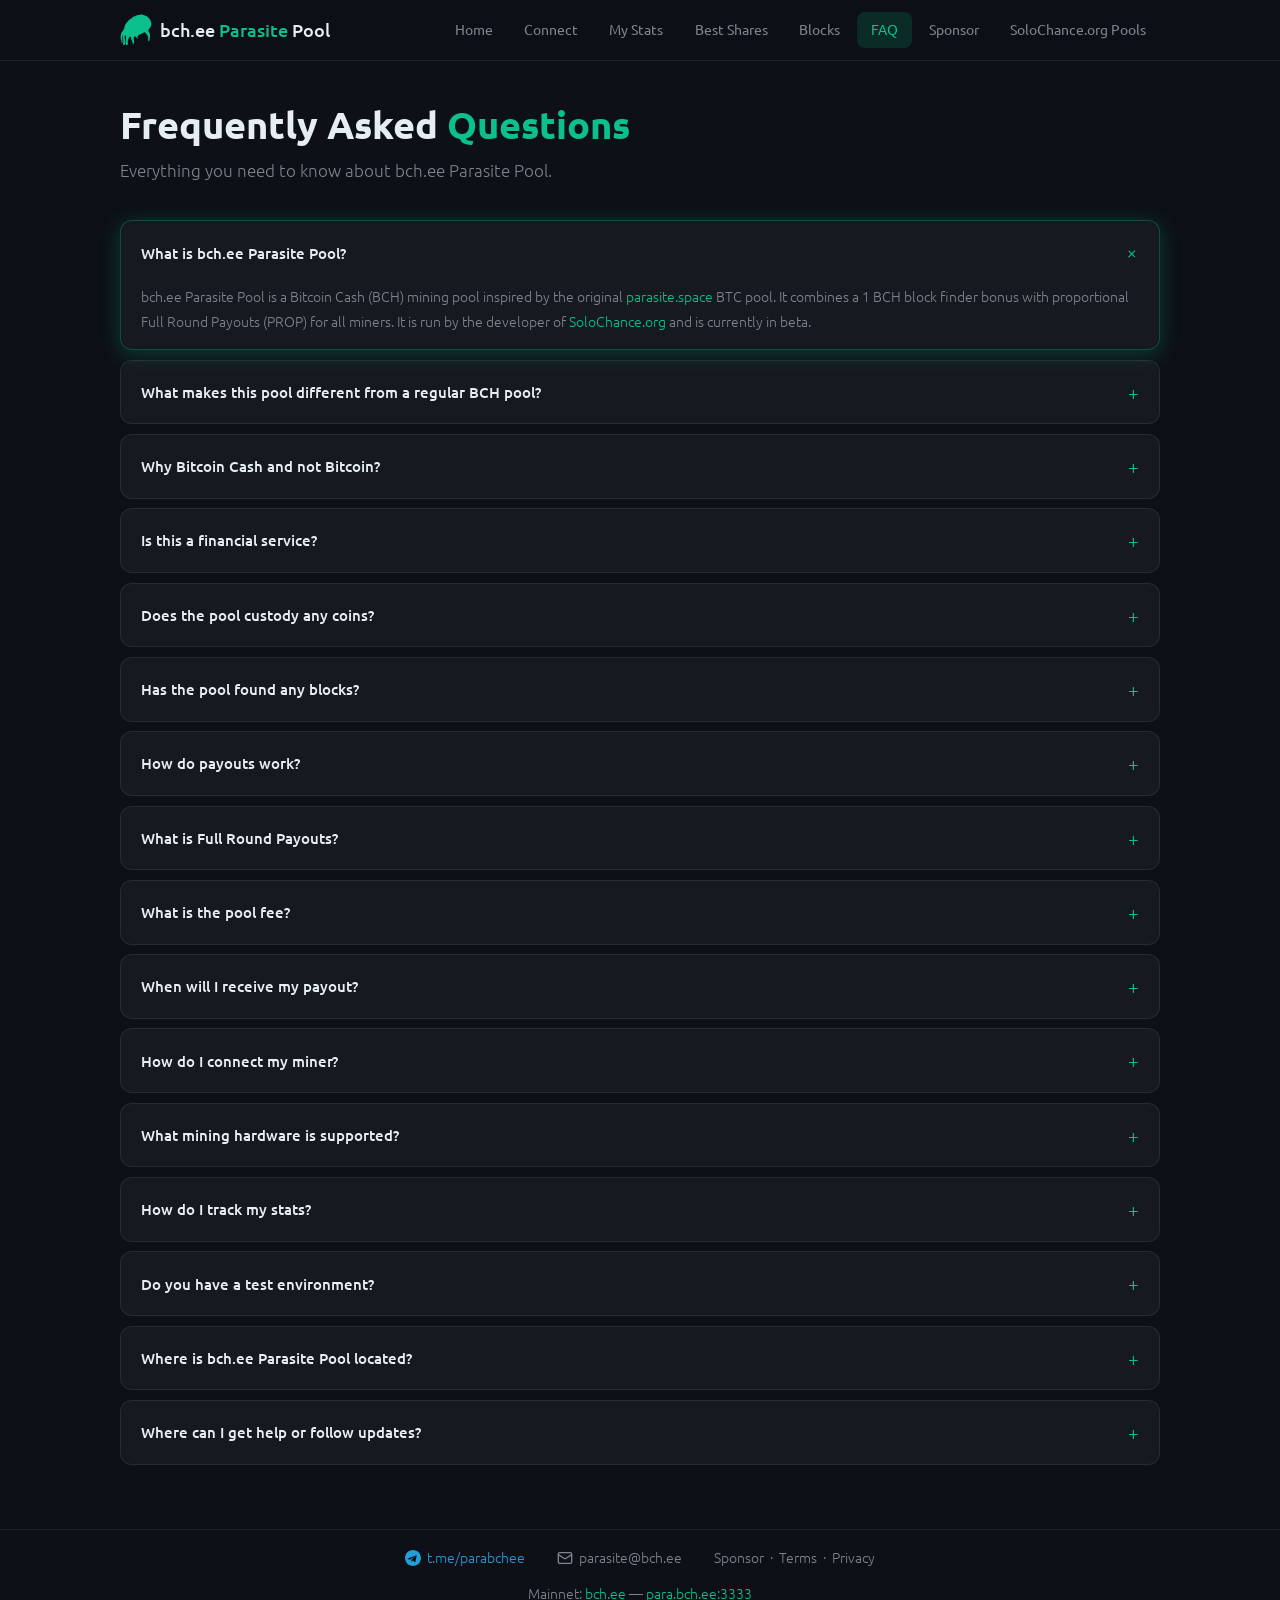
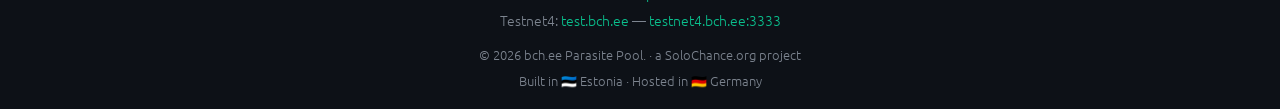
<file: faq.html>
<!DOCTYPE html>
<html lang="en">
<head>
  <meta charset="UTF-8" />
  <meta name="viewport" content="width=device-width, initial-scale=1.0" />
  <title>FAQ — bch.ee Parasite Pool | Bitcoin Cash Mining Pool</title>
  <meta name="description" content="Frequently asked questions about bch.ee Parasite Pool — how payouts work, fees, hardware, Full Round Payouts, and how to connect your miner." />
  <meta property="og:title" content="FAQ — bch.ee Parasite Pool" />
  <meta property="og:description" content="Everything you need to know about bch.ee Parasite Pool — payouts, fees, hardware support, and how to get started mining Bitcoin Cash." />
  <meta property="og:url" content="https://bch.ee/faq.html" />
  <meta property="og:type" content="website" />
  <meta property="og:site_name" content="bch.ee Parasite Pool" />
  <meta name="twitter:card" content="summary" />
  <meta name="twitter:title" content="FAQ — bch.ee Parasite Pool" />
  <meta name="twitter:description" content="Frequently asked questions about bch.ee Parasite Pool — how payouts work, fees, hardware, Full Round Payouts, and how to connect your miner." />
  <link rel="canonical" href="https://bch.ee/faq.html" />
  <link rel="icon" type="image/x-icon" href="favicon.ico" />
  <link rel="icon" type="image/svg+xml" href="logo.svg" />
  <link rel="apple-touch-icon" href="parasite-logo.png" />
  <link rel="preconnect" href="https://fonts.googleapis.com" />
  <link rel="preconnect" href="https://fonts.gstatic.com" crossorigin />
  <link href="https://fonts.googleapis.com/css2?family=Ubuntu:wght@300;400;500;700&family=Ubuntu+Mono&display=swap" rel="stylesheet" />
  <link rel="stylesheet" href="style.css" />
</head>
<body>

  <header class="header">
    <div class="container header-inner">
      <a href="/" class="logo">
        <img src="logo.svg" alt="bch.ee Parasite Pool" class="logo-icon" />
        <span class="logo-text">bch.ee <span class="accent">Parasite</span> Pool</span>
      </a>
      <nav class="nav">
        <a href="/" class="nav-btn">Home</a>
        <a href="/#connect" class="nav-btn">Connect</a>
        <a href="/#mystats" class="nav-btn">My Stats</a>
        <a href="/#bestshares" class="nav-btn">Best Shares</a>
        <a href="/#blocks" class="nav-btn">Blocks</a>
        <a href="/faq.html" class="nav-btn active">FAQ</a>
        <a href="/sponsor.html" class="nav-btn">Sponsor</a>
        <a href="/solochance-pools.html" class="nav-btn">SoloChance.org Pools</a>
      </nav>
    </div>
  </header>

  <main class="container">

    <div class="hero">
      <h1>Frequently Asked <span class="accent">Questions</span></h1>
      <p class="hero-sub">Everything you need to know about bch.ee Parasite Pool.</p>
    </div>

    <div class="faq-list">

      <details class="faq-item" open>
        <summary>What is bch.ee Parasite Pool?</summary>
        <p>bch.ee Parasite Pool is a Bitcoin Cash (BCH) mining pool inspired by the original <a href="https://parasite.space" target="_blank" rel="noopener">parasite.space</a> BTC pool. It combines a 1 BCH block finder bonus with proportional Full Round Payouts (PROP) for all miners. It is run by the developer of <a href="https://solochance.org" target="_blank" rel="noopener">SoloChance.org</a> and is currently in beta.</p>
      </details>

      <details class="faq-item">
        <summary>What makes this pool different from a regular BCH pool?</summary>
        <p>Most mining pools fall into one of two camps: <strong>solo pools</strong>, where you chase the full block reward alone with no guarantees, or <strong>proportional pools</strong>, where rewards are shared steadily but there is nothing to get excited about.</p>
        <p>bch.ee Parasite Pool gives you both. Every miner receives their fair proportional share of each block — no luck penalty, no dry spells. And on top of that, whoever finds the block walks away with an extra <strong>1 BCH bonus</strong> paid directly to them. The thrill of winning big, with the stability of regular payouts.</p>
      </details>

      <details class="faq-item">
        <summary>Why Bitcoin Cash and not Bitcoin?</summary>
        <p>From the beginning of <a href="https://solochance.org" target="_blank" rel="noopener">SoloChance.org</a>, the goal has always been to serve what is underserved — to find the gap the community hasn't filled yet. When SoloChance.org was being built, <a href="https://solochance.com" target="_blank" rel="noopener">SoloChance.com</a> had already been serving Bitcoin solo mining calculations for years. So the gap was Bitcoin Cash, and that's where SoloChance.org went.</p>
        <p>The same thinking applies here. Bitcoin Cash has regular pools, solo pools — everything you'd expect. The one thing it didn't have was a Parasite pool — something Bitcoin already had with <a href="https://parasite.space" target="_blank" rel="noopener">parasite.space</a>. The model is genuinely exciting, the gap was there, and no one had filled it yet. bch.ee Parasite Pool exists to change that.</p>
      </details>

      <details class="faq-item">
        <summary>Is this a financial service?</summary>
        <p>No — bch.ee Parasite Pool is mining pool software and a coinbase distribution service, not a financial service in any way. It does not accept deposits, hold balances, or manage funds on anyone's behalf. Both the finder bonus and each miner's proportional share are placed directly as outputs in the block's own coinbase transaction by the pool software the moment a block is found — the pool itself is never a party to that transfer.</p>
      </details>

      <details class="faq-item">
        <summary>Does the pool custody any coins?</summary>
        <p>No, it does not custody any coins in any way. Payment is enforced by Bitcoin Cash's own consensus rules through the coinbase transaction, not by the pool operator — the pool software never holds, controls, or has the ability to move, withhold, or redirect any coins at any point.</p>
      </details>

      <details class="faq-item">
        <summary>Has the pool found any blocks?</summary>
        <p>Yes — the first block was found on August 9, 2026 at 23:18:42, as block #963375. See it and every block found since on the <a href="/#blocks">Blocks page</a>.</p>
      </details>

      <details class="faq-item">
        <summary>How do payouts work?</summary>
        <p>Every time a block is found, three things happen:</p>
        <ol class="faq-ol">
          <li><strong>2%</strong> of the full block reward (Block Reward + Tx Fees) is taken first, as the pool fee.</li>
          <li><strong>1 BCH</strong> is paid to the miner who found the block, directly in the block's coinbase, from what's left after the fee.</li>
          <li>The remaining balance is split proportionally (PROP) among all miners based on their shares submitted since the last block — no minimum, even 1 sat is paid.</li>
        </ol>
        <p>The block finder receives both the 1 BCH bonus, plus their own proportional share of the remaining balance like every other miner — all paid in that same coinbase transaction. It's fully trustless — no pool-side ledger to trust, and no ongoing bookkeeping.</p>
      </details>

      <details class="faq-item">
        <summary>What is Full Round Payouts?</summary>
        <p>Full Round means every share submitted since the last block counts toward this round's payout — the window is the round itself, not a fixed number of shares or a fixed time limit that could cut off shares from early in the round or pull in shares from a previous one. One block found starts a new round; the next block found closes it. All shares within that round are counted equally and proportionally — this is known as a PROP (proportional) payment scheme.</p>
      </details>

      <details class="faq-item">
        <summary>What is the pool fee?</summary>
        <p>The pool fee is <strong>2%</strong> of the full block reward, taken first — before the 1 BCH finder bonus and miner payouts are calculated. So on a 3.125 BCH block, the fee is 0.0625 BCH.</p>
      </details>

      <details class="faq-item">
        <summary>When will I receive my payout?</summary>
        <p>There's no separate "sending" step — both the 1 BCH finder bonus and your proportional share are placed directly as outputs in that block's own coinbase transaction the moment it's found. Coinbase outputs are spendable after 100 confirmations (~16.5 hours), per standard Bitcoin rules. There's no minimum payout: even 1 sat is paid, and there's no ongoing bookkeeping to wait on.</p>
      </details>

      <details class="faq-item">
        <summary>How do I connect my miner?</summary>
        <p>Point your miner at <code>para.bch.ee:3333</code>. Use your BCH address as the username, optionally followed by a worker name: <code>YOUR_BCH_ADDRESS.workername</code>. Password is <code>x</code>. See the <a href="/#connect">Connect page</a> for full examples including Bitaxe.</p>
      </details>

      <details class="faq-item">
        <summary>What mining hardware is supported?</summary>
        <p>Any SHA-256 mining hardware works — ASICs (Antminer, Whatsminer, Bitaxe, nerdQAxe, etc.) and CPU miners (cpuminer-opt). BCH uses the same SHA-256 algorithm as Bitcoin.</p>
      </details>

      <details class="faq-item">
        <summary>How do I track my stats?</summary>
        <p>Go to the <a href="/#mystats">My Stats</a> page and enter your BCH address. It will show your hashrate, shares, and last activity. Stats are only available once the pool node finishes syncing.</p>
      </details>

      <details class="faq-item">
        <summary>Do you have a test environment?</summary>
        <p>Yes — a Testnet4 version of the pool is always running, using the exact same pool software as production. The only difference is it's connected to a testnet4 node instead of mainnet. You can test mining against it at <a href="https://test.bch.ee" target="_blank" rel="noopener">test.bch.ee</a>, and view found test blocks at <a href="https://test.bch.ee/#blocks" target="_blank" rel="noopener">test.bch.ee/#blocks</a>.</p>
      </details>

      <details class="faq-item">
        <summary>Where is bch.ee Parasite Pool located?</summary>
        <p>The pool server runs in Frankfurt, Germany. Invoicing and domain purchases are handled through Estonia, thanks to the <a href="https://e-resident.gov.ee" target="_blank" rel="noopener">Estonian e-Residency</a> programme, which allows individuals to access EU digital services without being a resident. The operator lives somewhere else.</p>
      </details>

      <details class="faq-item">
        <summary>Where can I get help or follow updates?</summary>
        <p>Join our Telegram group: <a href="https://t.me/parabchee" target="_blank" rel="noopener">t.me/parabchee</a>, or email us at <a href="mailto:parasite@bch.ee">parasite@bch.ee</a>.</p>
      </details>

    </div>

  </main>

  <footer class="footer">
    <div class="container footer-inner">
      <a href="https://t.me/parabchee" target="_blank" rel="noopener" class="tg-footer-link">
        <svg viewBox="0 0 24 24" fill="currentColor" width="16" height="16"><path d="M12 0C5.373 0 0 5.373 0 12s5.373 12 12 12 12-5.373 12-12S18.627 0 12 0zm5.562 8.248-1.97 9.289c-.145.658-.537.818-1.084.508l-3-2.21-1.447 1.394c-.16.16-.295.295-.605.295l.213-3.053 5.56-5.023c.242-.213-.054-.333-.373-.12L7.17 14.498l-2.95-.924c-.64-.204-.657-.64.136-.948l11.57-4.461c.537-.194 1.006.131.836.083z"/></svg>
        t.me/parabchee
      </a>
      <a href="mailto:parasite@bch.ee" class="email-footer-link">
        <svg viewBox="0 0 24 24" fill="none" stroke="currentColor" stroke-width="2" stroke-linecap="round" stroke-linejoin="round" width="16" height="16"><rect x="2" y="4" width="20" height="16" rx="2"/><path d="m22 7-8.97 5.7a1.94 1.94 0 0 1-2.06 0L2 7"/></svg>
        parasite@bch.ee
      </a>
      <span class="muted">
        <a href="/sponsor.html" style="color:var(--muted);text-decoration:none;transition:color .2s" onmouseover="this.style.color='var(--accent)'" onmouseout="this.style.color='var(--muted)'">Sponsor</a>
        &nbsp;·&nbsp;
        <a href="/terms.html" style="color:var(--muted);text-decoration:none;transition:color .2s" onmouseover="this.style.color='var(--accent)'" onmouseout="this.style.color='var(--muted)'">Terms</a>
        &nbsp;·&nbsp;
        <a href="/privacy.html" style="color:var(--muted);text-decoration:none;transition:color .2s" onmouseover="this.style.color='var(--accent)'" onmouseout="this.style.color='var(--muted)'">Privacy</a>
      </span>
    </div>
    <div class="container footer-networks">
      <div>Mainnet: <a href="/" style="color:var(--accent);text-decoration:none">bch.ee</a> &mdash; <span class="accent">para.bch.ee:3333</span></div>
      <div>Testnet4: <a href="https://test.bch.ee" target="_blank" rel="noopener" style="color:var(--accent);text-decoration:none">test.bch.ee</a> &mdash; <span class="accent">testnet4.bch.ee:3333</span></div>
    </div>
    <div class="container footer-bottom">
      <div>&copy; 2026 bch.ee Parasite Pool. &middot; a <a href="https://solochance.org" target="_blank" rel="noopener" class="footer-solochance-link">SoloChance.org</a> project</div>
      <div>Built in 🇪🇪 Estonia &middot; Hosted in 🇩🇪 Germany</div>
    </div>
  </footer>

  <script type="application/ld+json">
  {
    "@context": "https://schema.org",
    "@type": "FAQPage",
    "@id": "https://bch.ee/faq.html#faqpage",
    "url": "https://bch.ee/faq.html",
    "name": "FAQ — bch.ee Parasite Pool",
    "mainEntity": [
      {
        "@type": "Question",
        "name": "What is bch.ee Parasite Pool?",
        "acceptedAnswer": {
          "@type": "Answer",
          "text": "bch.ee Parasite Pool is a Bitcoin Cash (BCH) mining pool inspired by the original parasite.space BTC pool. It combines a 1 BCH block finder bonus with proportional Full Round Payouts (PROP) for all miners. It is run by the developer of SoloChance.org and is currently in beta."
        }
      },
      {
        "@type": "Question",
        "name": "What makes this pool different from a regular BCH pool?",
        "acceptedAnswer": {
          "@type": "Answer",
          "text": "Most mining pools fall into one of two camps: solo pools, where you chase the full block reward alone with no guarantees, or proportional pools, where rewards are shared steadily but there is nothing to get excited about. bch.ee Parasite Pool gives you both. Every miner receives their fair proportional share of each block \u2014 no luck penalty, no dry spells. And on top of that, whoever finds the block walks away with an extra 1 BCH bonus paid directly to them. The thrill of winning big, with the stability of regular payouts."
        }
      },
      {
        "@type": "Question",
        "name": "Why Bitcoin Cash and not Bitcoin?",
        "acceptedAnswer": {
          "@type": "Answer",
          "text": "From the beginning of SoloChance.org, the goal has always been to serve what is underserved \u2014 to find the gap the community hasn't filled yet. When SoloChance.org was being built, SoloChance.com had already been serving Bitcoin solo mining calculations for years. So the gap was Bitcoin Cash, and that's where SoloChance.org went. The same thinking applies here. Bitcoin Cash has regular pools, solo pools \u2014 everything you'd expect. The one thing it didn't have was a Parasite pool \u2014 something Bitcoin already had with parasite.space. The model is genuinely exciting, the gap was there, and no one had filled it yet. bch.ee Parasite Pool exists to change that."
        }
      },
      {
        "@type": "Question",
        "name": "Is this a financial service?",
        "acceptedAnswer": {
          "@type": "Answer",
          "text": "No \u2014 bch.ee Parasite Pool is mining pool software and a coinbase distribution service, not a financial service in any way. It does not accept deposits, hold balances, or manage funds on anyone's behalf. Both the finder bonus and each miner's proportional share are placed directly as outputs in the block's own coinbase transaction by the pool software the moment a block is found \u2014 the pool itself is never a party to that transfer."
        }
      },
      {
        "@type": "Question",
        "name": "Does the pool custody any coins?",
        "acceptedAnswer": {
          "@type": "Answer",
          "text": "No, it does not custody any coins in any way. Payment is enforced by Bitcoin Cash's own consensus rules through the coinbase transaction, not by the pool operator \u2014 the pool software never holds, controls, or has the ability to move, withhold, or redirect any coins at any point."
        }
      },
      {
        "@type": "Question",
        "name": "Has the pool found any blocks?",
        "acceptedAnswer": {
          "@type": "Answer",
          "text": "Yes \u2014 the first block was found on August 9, 2026 at 23:18:42, as block #963375. See it and every block found since on the Blocks page."
        }
      },
      {
        "@type": "Question",
        "name": "How do payouts work?",
        "acceptedAnswer": {
          "@type": "Answer",
          "text": "Every time a block is found, three things happen: 2% of the full block reward (Block Reward + Tx Fees) is taken first, as the pool fee; 1 BCH is paid to the miner who found the block, directly in the block's coinbase, from what's left after the fee; the remaining balance is split proportionally (PROP) among all miners based on their shares submitted since the last block \u2014 no minimum, even 1 sat is paid. The block finder receives both the 1 BCH bonus, plus their own proportional share of the remaining balance like every other miner \u2014 all paid in that same coinbase transaction. It's fully trustless \u2014 no pool-side ledger to trust, and no ongoing bookkeeping."
        }
      },
      {
        "@type": "Question",
        "name": "What is Full Round Payouts?",
        "acceptedAnswer": {
          "@type": "Answer",
          "text": "Full Round means every share submitted since the last block counts toward this round's payout \u2014 the window is the round itself, not a fixed number of shares or a fixed time limit that could cut off shares from early in the round or pull in shares from a previous one. One block found starts a new round; the next block found closes it. All shares within that round are counted equally and proportionally \u2014 this is known as a PROP (proportional) payment scheme."
        }
      },
      {
        "@type": "Question",
        "name": "What is the pool fee?",
        "acceptedAnswer": {
          "@type": "Answer",
          "text": "The pool fee is 2% of the full block reward, taken first \u2014 before the 1 BCH finder bonus and miner payouts are calculated. So on a 3.125 BCH block, the fee is 0.0625 BCH."
        }
      },
      {
        "@type": "Question",
        "name": "When will I receive my payout?",
        "acceptedAnswer": {
          "@type": "Answer",
          "text": "There's no separate \"sending\" step \u2014 both the 1 BCH finder bonus and your proportional share are placed directly as outputs in that block's own coinbase transaction the moment it's found. Coinbase outputs are spendable after 100 confirmations (~16.5 hours), per standard Bitcoin rules. There's no minimum payout: even 1 sat is paid, and there's no ongoing bookkeeping to wait on."
        }
      },
      {
        "@type": "Question",
        "name": "How do I connect my miner?",
        "acceptedAnswer": {
          "@type": "Answer",
          "text": "Point your miner at para.bch.ee:3333. Use your BCH address as the username, optionally followed by a worker name: YOUR_BCH_ADDRESS.workername. Password is x. See the Connect page for full examples including Bitaxe."
        }
      },
      {
        "@type": "Question",
        "name": "What mining hardware is supported?",
        "acceptedAnswer": {
          "@type": "Answer",
          "text": "Any SHA-256 mining hardware works \u2014 ASICs (Antminer, Whatsminer, Bitaxe, nerdQAxe, etc.) and CPU miners (cpuminer-opt). BCH uses the same SHA-256 algorithm as Bitcoin."
        }
      },
      {
        "@type": "Question",
        "name": "How do I track my stats?",
        "acceptedAnswer": {
          "@type": "Answer",
          "text": "Go to the My Stats page and enter your BCH address. It will show your hashrate, shares, and last activity. Stats are only available once the pool node finishes syncing."
        }
      },
      {
        "@type": "Question",
        "name": "Do you have a test environment?",
        "acceptedAnswer": {
          "@type": "Answer",
          "text": "Yes \u2014 a Testnet4 version of the pool is always running, using the exact same pool software as production. The only difference is it's connected to a testnet4 node instead of mainnet. You can test mining against it at test.bch.ee, and view found test blocks at test.bch.ee/#blocks."
        }
      },
      {
        "@type": "Question",
        "name": "Where is bch.ee Parasite Pool located?",
        "acceptedAnswer": {
          "@type": "Answer",
          "text": "The pool server runs in Frankfurt, Germany. Invoicing and domain purchases are handled through Estonia, thanks to the Estonian e-Residency programme, which allows individuals to access EU digital services without being a resident. The operator lives somewhere else."
        }
      },
      {
        "@type": "Question",
        "name": "Where can I get help or follow updates?",
        "acceptedAnswer": {
          "@type": "Answer",
          "text": "Join our Telegram group: t.me/parabchee, or email us at parasite@bch.ee."
        }
      }
    ]
  }
  </script>
</body>
</html>
</file>
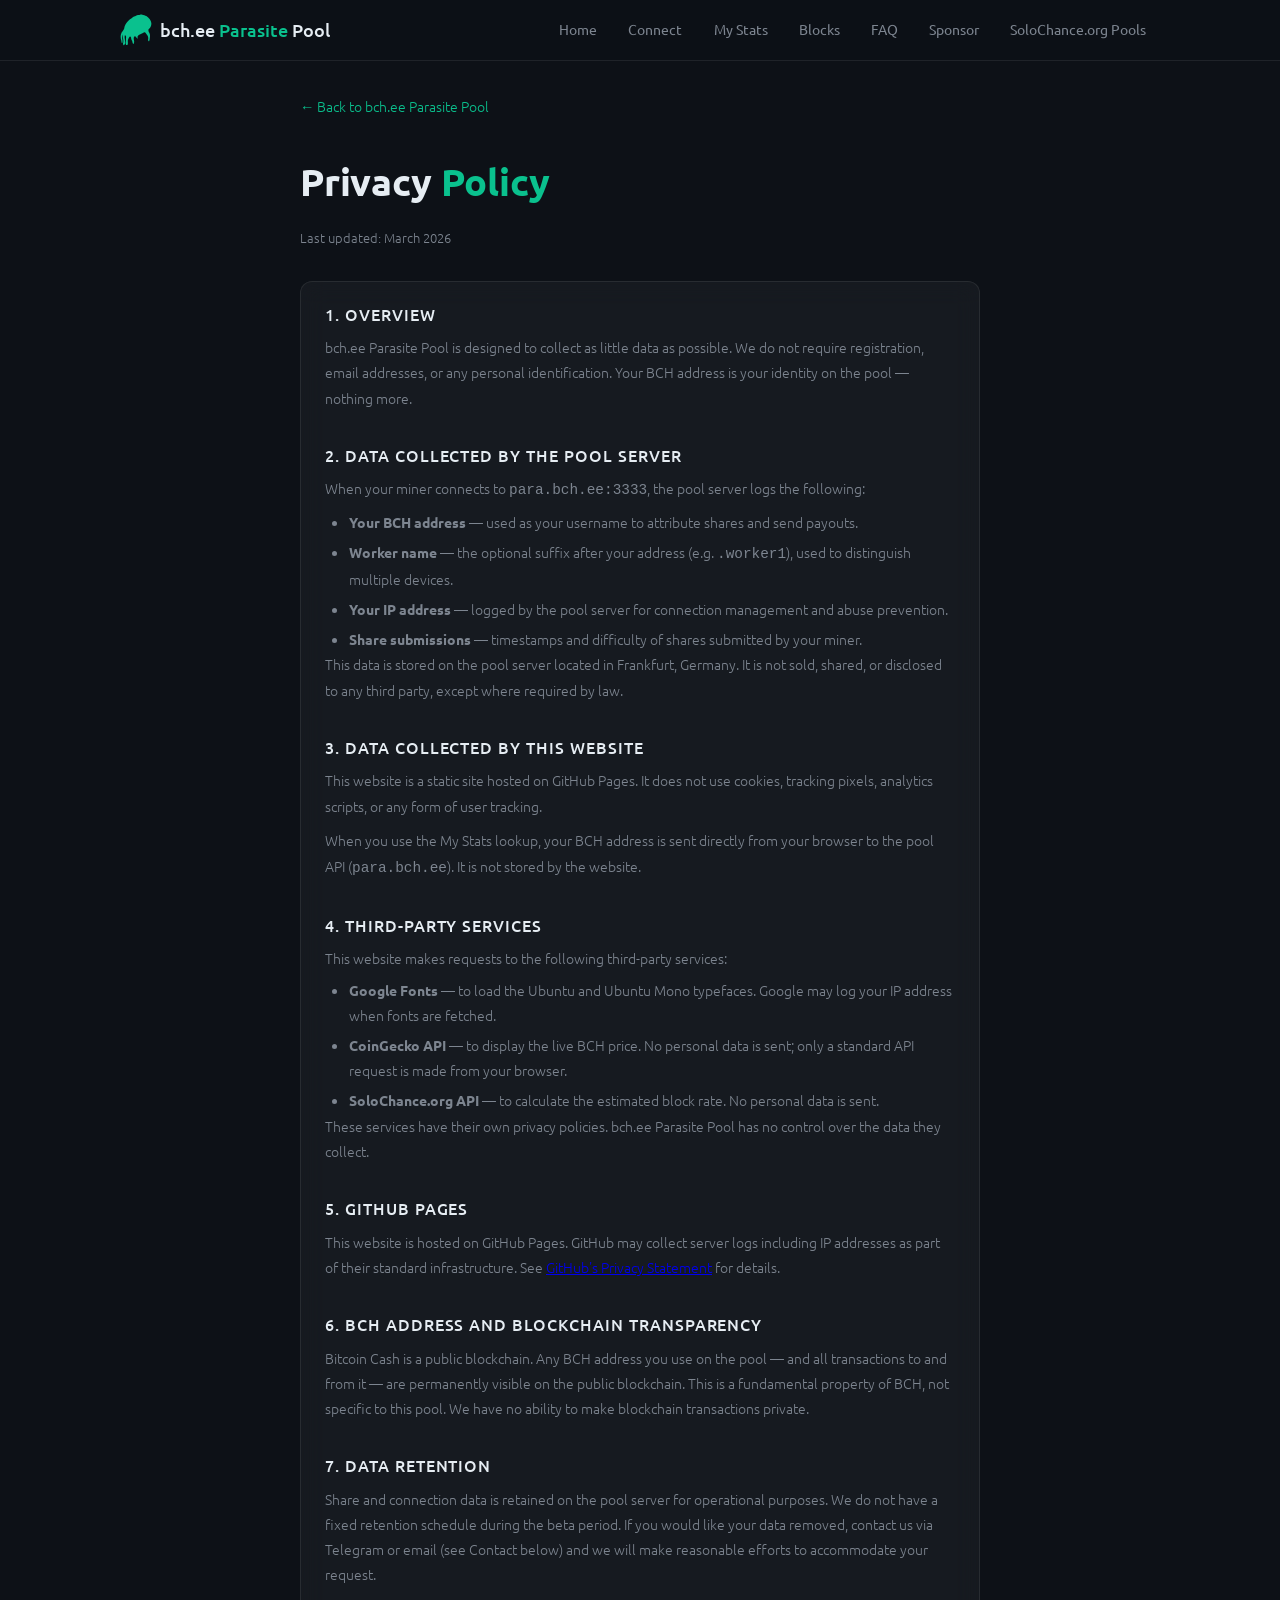
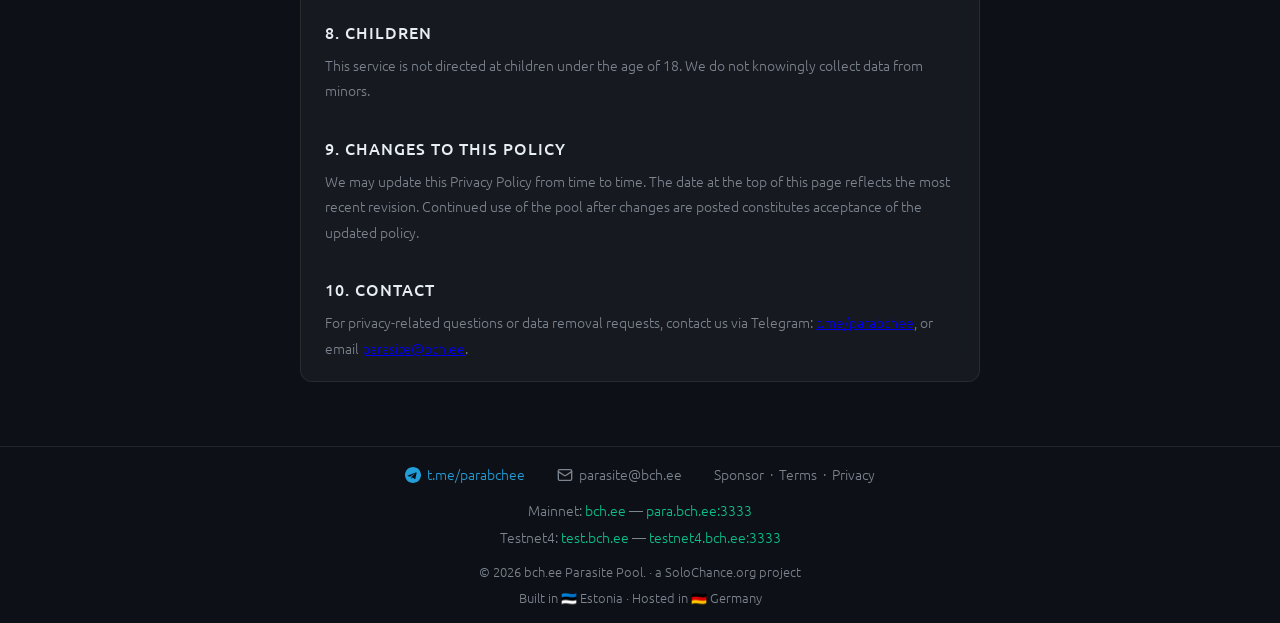
<file: privacy.html>
<!DOCTYPE html>
<html lang="en">
<head>
  <meta charset="UTF-8" />
  <meta name="viewport" content="width=device-width, initial-scale=1.0" />
  <title>Privacy Policy — bch.ee Parasite Pool</title>
  <meta name="description" content="Privacy Policy for bch.ee Parasite Pool, a Bitcoin Cash mining pool." />
  <meta property="og:title" content="Privacy Policy — bch.ee Parasite Pool" />
  <meta property="og:description" content="Privacy Policy for bch.ee Parasite Pool, a Bitcoin Cash mining pool." />
  <meta property="og:url" content="https://bch.ee/privacy.html" />
  <meta property="og:type" content="website" />
  <meta property="og:site_name" content="bch.ee Parasite Pool" />
  <meta name="twitter:card" content="summary" />
  <meta name="twitter:title" content="Privacy Policy — bch.ee Parasite Pool" />
  <meta name="twitter:description" content="Privacy Policy for bch.ee Parasite Pool, a Bitcoin Cash mining pool." />
  <link rel="canonical" href="https://bch.ee/privacy.html" />
  <link rel="icon" type="image/x-icon" href="favicon.ico" />
  <link rel="icon" type="image/svg+xml" href="logo.svg" />
  <link rel="apple-touch-icon" href="parasite-logo.png" />
  <link rel="preconnect" href="https://fonts.googleapis.com" />
  <link rel="preconnect" href="https://fonts.gstatic.com" crossorigin />
  <link href="https://fonts.googleapis.com/css2?family=Ubuntu:wght@300;400;500;700&family=Ubuntu+Mono&display=swap" rel="stylesheet" />
  <link rel="stylesheet" href="style.css" />
  <style>
    .legal-body h2 {
      font-size: 1rem;
      font-weight: 500;
      color: var(--text);
      margin: 2rem 0 .5rem;
      text-transform: uppercase;
      letter-spacing: .06em;
    }
    .legal-body h2:first-child { margin-top: 0; }
    .legal-body p, .legal-body li {
      color: var(--muted);
      font-size: .9rem;
      line-height: 1.75;
    }
    .legal-body ul, .legal-body ol {
      padding-left: 1.5rem;
      margin-top: .4rem;
      display: flex;
      flex-direction: column;
      gap: .3rem;
    }
    .legal-body p + p { margin-top: .6rem; }
    .legal-meta {
      font-size: .8rem;
      color: var(--muted);
      margin-bottom: 2rem;
    }
    .back-link {
      display: inline-flex;
      align-items: center;
      gap: .4rem;
      color: var(--accent);
      text-decoration: none;
      font-size: .9rem;
      margin-bottom: 2rem;
      transition: opacity .2s;
    }
    .back-link:hover { opacity: .75; }
  </style>
</head>
<body>

  <header class="header">
    <div class="container header-inner">
      <a href="/" class="logo">
        <img src="logo.svg" alt="bch.ee Parasite Pool" class="logo-icon" />
        <span class="logo-text">bch.ee <span class="accent">Parasite</span> Pool</span>
      </a>
      <nav class="nav">
        <a href="/" class="nav-btn">Home</a>
        <a href="/#connect" class="nav-btn">Connect</a>
        <a href="/#mystats" class="nav-btn">My Stats</a>
        <a href="/#blocks" class="nav-btn">Blocks</a>
        <a href="/faq.html" class="nav-btn">FAQ</a>
        <a href="/sponsor.html" class="nav-btn">Sponsor</a>
        <a href="/solochance-pools.html" class="nav-btn">SoloChance.org Pools</a>
      </nav>
    </div>
  </header>

  <main class="container" style="max-width:720px">

    <a href="/" class="back-link">← Back to bch.ee Parasite Pool</a>

    <div class="hero" style="margin-bottom:1.5rem">
      <h1>Privacy <span class="accent">Policy</span></h1>
    </div>

    <p class="legal-meta">Last updated: March 2026</p>

    <div class="card legal-body">

      <h2>1. Overview</h2>
      <p>bch.ee Parasite Pool is designed to collect as little data as possible. We do not require registration, email addresses, or any personal identification. Your BCH address is your identity on the pool — nothing more.</p>

      <h2>2. Data Collected by the Pool Server</h2>
      <p>When your miner connects to <code>para.bch.ee:3333</code>, the pool server logs the following:</p>
      <ul>
        <li><strong>Your BCH address</strong> — used as your username to attribute shares and send payouts.</li>
        <li><strong>Worker name</strong> — the optional suffix after your address (e.g. <code>.worker1</code>), used to distinguish multiple devices.</li>
        <li><strong>Your IP address</strong> — logged by the pool server for connection management and abuse prevention.</li>
        <li><strong>Share submissions</strong> — timestamps and difficulty of shares submitted by your miner.</li>
      </ul>
      <p>This data is stored on the pool server located in Frankfurt, Germany. It is not sold, shared, or disclosed to any third party, except where required by law.</p>

      <h2>3. Data Collected by This Website</h2>
      <p>This website is a static site hosted on GitHub Pages. It does not use cookies, tracking pixels, analytics scripts, or any form of user tracking.</p>
      <p>When you use the My Stats lookup, your BCH address is sent directly from your browser to the pool API (<code>para.bch.ee</code>). It is not stored by the website.</p>

      <h2>4. Third-Party Services</h2>
      <p>This website makes requests to the following third-party services:</p>
      <ul>
        <li><strong>Google Fonts</strong> — to load the Ubuntu and Ubuntu Mono typefaces. Google may log your IP address when fonts are fetched.</li>
        <li><strong>CoinGecko API</strong> — to display the live BCH price. No personal data is sent; only a standard API request is made from your browser.</li>
        <li><strong>SoloChance.org API</strong> — to calculate the estimated block rate. No personal data is sent.</li>
      </ul>
      <p>These services have their own privacy policies. bch.ee Parasite Pool has no control over the data they collect.</p>

      <h2>5. GitHub Pages</h2>
      <p>This website is hosted on GitHub Pages. GitHub may collect server logs including IP addresses as part of their standard infrastructure. See <a href="https://docs.github.com/en/site-policy/privacy-policies/github-general-privacy-statement" target="_blank" rel="noopener">GitHub's Privacy Statement</a> for details.</p>

      <h2>6. BCH Address and Blockchain Transparency</h2>
      <p>Bitcoin Cash is a public blockchain. Any BCH address you use on the pool — and all transactions to and from it — are permanently visible on the public blockchain. This is a fundamental property of BCH, not specific to this pool. We have no ability to make blockchain transactions private.</p>

      <h2>7. Data Retention</h2>
      <p>Share and connection data is retained on the pool server for operational purposes. We do not have a fixed retention schedule during the beta period. If you would like your data removed, contact us via Telegram or email (see Contact below) and we will make reasonable efforts to accommodate your request.</p>

      <h2>8. Children</h2>
      <p>This service is not directed at children under the age of 18. We do not knowingly collect data from minors.</p>

      <h2>9. Changes to This Policy</h2>
      <p>We may update this Privacy Policy from time to time. The date at the top of this page reflects the most recent revision. Continued use of the pool after changes are posted constitutes acceptance of the updated policy.</p>

      <h2>10. Contact</h2>
      <p>For privacy-related questions or data removal requests, contact us via Telegram: <a href="https://t.me/parabchee" target="_blank" rel="noopener">t.me/parabchee</a>, or email <a href="mailto:parasite@bch.ee">parasite@bch.ee</a>.</p>

    </div>

  </main>

  <footer class="footer">
    <div class="container footer-inner">
      <a href="https://t.me/parabchee" target="_blank" rel="noopener" class="tg-footer-link">
        <svg viewBox="0 0 24 24" fill="currentColor" width="16" height="16"><path d="M12 0C5.373 0 0 5.373 0 12s5.373 12 12 12 12-5.373 12-12S18.627 0 12 0zm5.562 8.248-1.97 9.289c-.145.658-.537.818-1.084.508l-3-2.21-1.447 1.394c-.16.16-.295.295-.605.295l.213-3.053 5.56-5.023c.242-.213-.054-.333-.373-.12L7.17 14.498l-2.95-.924c-.64-.204-.657-.64.136-.948l11.57-4.461c.537-.194 1.006.131.836.083z"/></svg>
        t.me/parabchee
      </a>
      <a href="mailto:parasite@bch.ee" class="email-footer-link">
        <svg viewBox="0 0 24 24" fill="none" stroke="currentColor" stroke-width="2" stroke-linecap="round" stroke-linejoin="round" width="16" height="16"><rect x="2" y="4" width="20" height="16" rx="2"/><path d="m22 7-8.97 5.7a1.94 1.94 0 0 1-2.06 0L2 7"/></svg>
        parasite@bch.ee
      </a>
      <span class="muted">
        <a href="/sponsor.html" style="color:var(--muted);text-decoration:none;transition:color .2s" onmouseover="this.style.color='var(--accent)'" onmouseout="this.style.color='var(--muted)'">Sponsor</a>
        &nbsp;·&nbsp;
        <a href="/terms.html" style="color:var(--muted);text-decoration:none;transition:color .2s" onmouseover="this.style.color='var(--accent)'" onmouseout="this.style.color='var(--muted)'">Terms</a>
        &nbsp;·&nbsp;
        <a href="/privacy.html" style="color:var(--muted);text-decoration:none;transition:color .2s" onmouseover="this.style.color='var(--accent)'" onmouseout="this.style.color='var(--muted)'">Privacy</a>
      </span>
    </div>
    <div class="container footer-networks">
      <div>Mainnet: <a href="/" style="color:var(--accent);text-decoration:none">bch.ee</a> &mdash; <span class="accent">para.bch.ee:3333</span></div>
      <div>Testnet4: <a href="https://test.bch.ee" target="_blank" rel="noopener" style="color:var(--accent);text-decoration:none">test.bch.ee</a> &mdash; <span class="accent">testnet4.bch.ee:3333</span></div>
    </div>
    <div class="container footer-bottom">
      <div>&copy; 2026 bch.ee Parasite Pool. &middot; a <a href="https://solochance.org" target="_blank" rel="noopener" class="footer-solochance-link">SoloChance.org</a> project</div>
      <div>Built in 🇪🇪 Estonia &middot; Hosted in 🇩🇪 Germany</div>
    </div>
  </footer>

</body>
</html>
</file>
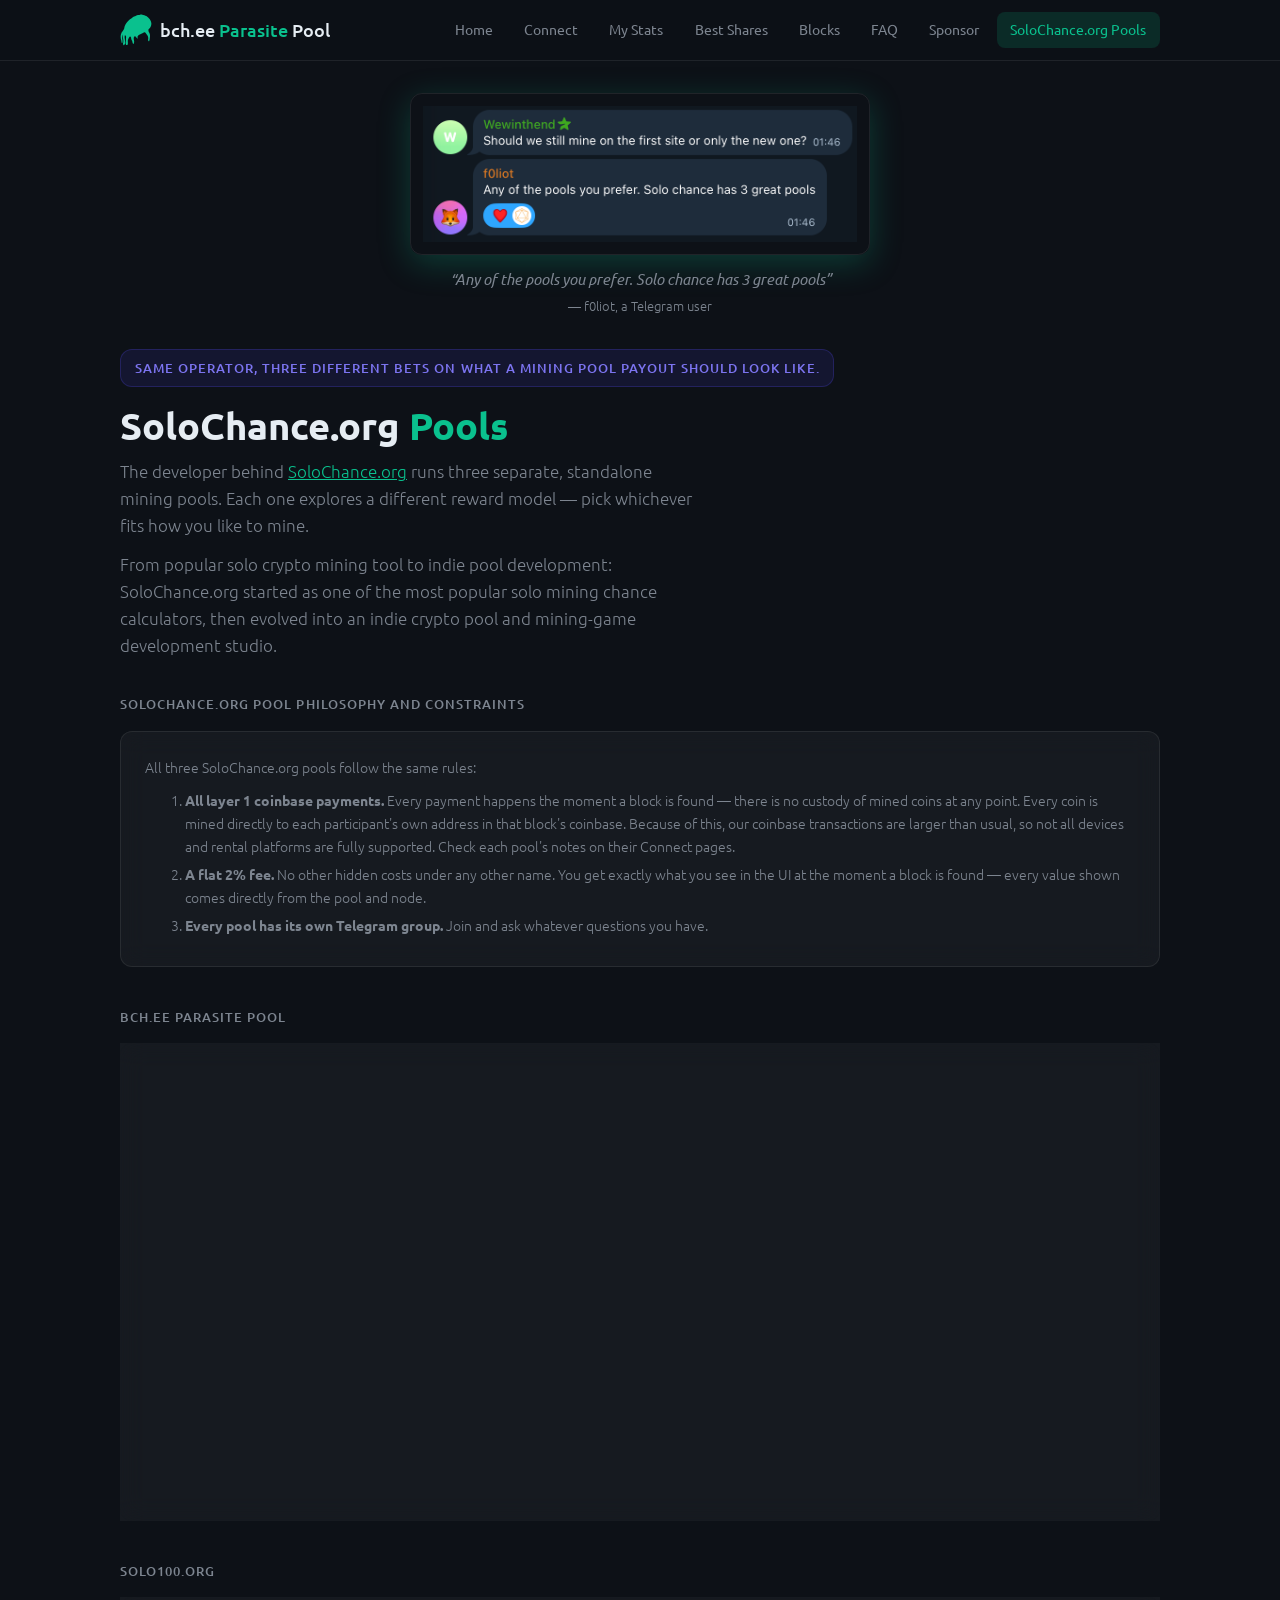
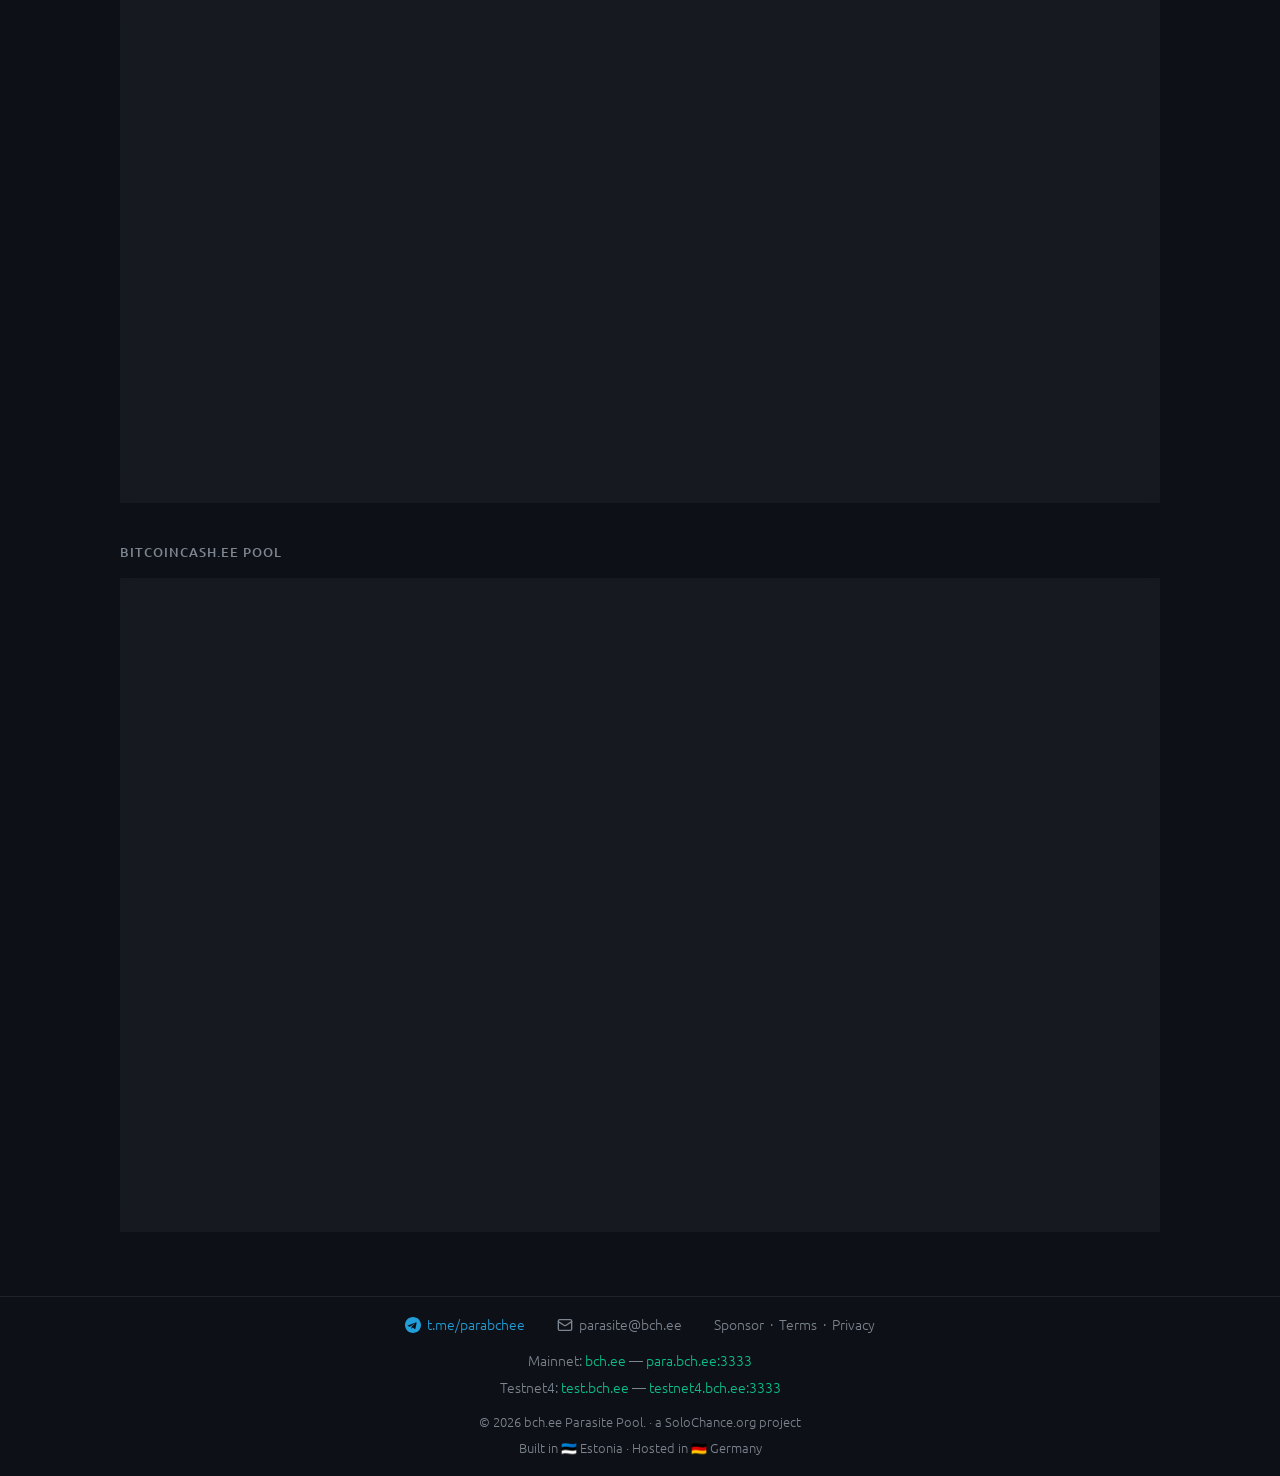
<file: solochance-pools.html>
<!DOCTYPE html>
<html lang="en">
<head>
  <meta charset="UTF-8" />
  <meta name="viewport" content="width=device-width, initial-scale=1.0" />
  <title>SoloChance.org Pools — bch.ee Parasite Pool</title>
  <meta name="description" content="The three mining pools run by the developer of SoloChance.org: bch.ee Parasite Pool, solo100.org, and bitcoincash.ee — three different reward models, one operator." />
  <meta name="robots" content="noindex, follow" />
  <meta property="og:title" content="SoloChance.org Pools — bch.ee Parasite Pool" />
  <meta property="og:description" content="The three mining pools run by the developer of SoloChance.org: bch.ee Parasite Pool, solo100.org, and bitcoincash.ee — three different reward models, one operator." />
  <meta property="og:url" content="https://bch.ee/solochance-pools.html" />
  <meta property="og:type" content="website" />
  <meta property="og:site_name" content="bch.ee Parasite Pool" />
  <meta name="twitter:card" content="summary" />
  <meta name="twitter:title" content="SoloChance.org Pools — bch.ee Parasite Pool" />
  <meta name="twitter:description" content="The three mining pools run by the developer of SoloChance.org: bch.ee Parasite Pool, solo100.org, and bitcoincash.ee — three different reward models, one operator." />
  <link rel="canonical" href="https://bch.ee/solochance-pools.html" />
  <link rel="icon" type="image/x-icon" href="favicon.ico" />
  <link rel="icon" type="image/svg+xml" href="logo.svg" />
  <link rel="apple-touch-icon" href="parasite-logo.png" />
  <link rel="preconnect" href="https://fonts.googleapis.com" />
  <link rel="preconnect" href="https://fonts.gstatic.com" crossorigin />
  <link href="https://fonts.googleapis.com/css2?family=Ubuntu:wght@300;400;500;700&family=Ubuntu+Mono&display=swap" rel="stylesheet" />
  <link rel="stylesheet" href="style.css" />
</head>
<body>

  <header class="header">
    <div class="container header-inner">
      <a href="/" class="logo">
        <img src="logo.svg" alt="bch.ee Parasite Pool" class="logo-icon" />
        <span class="logo-text">bch.ee <span class="accent">Parasite</span> Pool</span>
      </a>
      <nav class="nav">
        <a href="/" class="nav-btn">Home</a>
        <a href="/#connect" class="nav-btn">Connect</a>
        <a href="/#mystats" class="nav-btn">My Stats</a>
        <a href="/#bestshares" class="nav-btn">Best Shares</a>
        <a href="/#blocks" class="nav-btn">Blocks</a>
        <a href="/faq.html" class="nav-btn">FAQ</a>
        <a href="/sponsor.html" class="nav-btn">Sponsor</a>
        <a href="/solochance-pools.html" class="nav-btn active">SoloChance.org Pools</a>
      </nav>
    </div>
  </header>

  <main class="container">

    <div style="max-width:460px;margin:0 auto;padding:.75rem;border:1px solid var(--border);border-radius:var(--radius);box-shadow:0 8px 32px var(--accent-glow)">
      <img src="threepoolstelegram.png" alt="Telegram user f0liot: &quot;Any of the pools you prefer. Solo chance has 3 great pools&quot;" style="width:100%;height:auto;display:block" />
    </div>
    <blockquote style="max-width:460px;margin:.75rem auto 1.5rem;padding:0;border:none;text-align:center;color:var(--muted);font-size:.95rem;font-style:italic">
      &ldquo;Any of the pools you prefer. Solo chance has 3 great pools&rdquo;
      <footer style="margin-top:.35rem;font-size:.8rem;font-style:normal;color:var(--muted)">&mdash; f0liot, a Telegram user</footer>
    </blockquote>

    <div class="hero">
      <div class="byline">
        <span class="byline-part">Same operator, three different bets on what a mining pool payout should look like.</span>
      </div>
      <h1>SoloChance.org <span class="accent">Pools</span></h1>
      <p class="hero-sub">The developer behind <a href="https://solochance.org" target="_blank" rel="noopener" style="color:var(--accent)">SoloChance.org</a> runs three separate, standalone mining pools. Each one explores a different reward model — pick whichever fits how you like to mine.</p>
      <p class="hero-sub" style="margin-top:.75rem">From popular solo crypto mining tool to indie pool development: SoloChance.org started as one of the most popular solo mining chance calculators, then evolved into an indie crypto pool and mining-game development studio.</p>
    </div>

    <div class="section-title" style="margin-top:2rem">SoloChance.org Pool Philosophy and Constraints</div>
    <div class="card info-card">
      <div class="info-desc">
        <p>All three SoloChance.org pools follow the same rules:</p>
        <ol class="faq-ol" style="margin-top:.65rem">
          <li><strong>All layer 1 coinbase payments.</strong> Every payment happens the moment a block is found &mdash; there is no custody of mined coins at any point. Every coin is mined directly to each participant's own address in that block's coinbase. Because of this, our coinbase transactions are larger than usual, so not all devices and rental platforms are fully supported. Check each pool's notes on their Connect pages.</li>
          <li><strong>A flat 2% fee.</strong> No other hidden costs under any other name. You get exactly what you see in the UI at the moment a block is found &mdash; every value shown comes directly from the pool and node.</li>
          <li><strong>Every pool has its own Telegram group.</strong> Join and ask whatever questions you have.</li>
        </ol>
      </div>
    </div>

    <div class="section-title" style="margin-top:2.5rem">bch.ee Parasite Pool</div>
    <div class="card info-card">
      <span style="display:inline-block;background:var(--accent-dim);color:var(--accent);font-size:.7rem;font-weight:700;letter-spacing:.03em;text-transform:uppercase;padding:.2rem .55rem;border-radius:999px;white-space:nowrap;margin-bottom:.75rem">Currently you are in this pool</span>
      <div class="info-icon" style="display:flex;align-items:center;gap:.5rem">
        <img src="logo.svg" alt="bch.ee Parasite Pool logo" style="height:32px;width:32px;object-fit:contain" />
        <img src="bch-logo.png" alt="Bitcoin Cash" style="height:22px;width:22px;object-fit:contain" />
      </div>
      <div class="info-title"><a href="/" style="color:var(--accent)">bch.ee Parasite Pool</a> &mdash; Bitcoin Cash (BCH) &middot; 1 BCH Finder Bonus + Proportional Payouts</div>
      <div class="info-desc">
        <div class="inspiration-box">
          <div class="stat-label">Inspiration</div>
          <p>The very first SoloChance.org pool &mdash; inspired by the original Bitcoin Parasite Pool (<a href="https://parasite.space" target="_blank" rel="noopener">parasite.space</a>). It's a Bitcoin Cash port of the original Parasite Pool.</p>
        </div>
        <p>Standard parasite payment scheme. The block finder gets 1 full BCH, and the rest is distributed as a PROP payment scheme, proportionally by work done.</p>
        <div style="font-size:.9rem;font-weight:500;margin-top:1rem;margin-bottom:.5rem">Coinbase Payout</div>
        <ol class="faq-ol">
          <li><strong>Pool Fee:</strong> 2% of the coinbase reward.</li>
          <li><strong>Finder Bonus:</strong> 1 BCH, plus any leftover dust from the split calculations.</li>
          <li><strong>Rest of the coinbase:</strong> proportional payments to the 100 top-earning miners. Work done by the 101st and beyond carries over to the next block.</li>
        </ol>
        <div class="first-block-box" style="margin-top:.65rem;margin-bottom:0">
          <div class="stat-label">First Block</div>
          <p>World's first Parasite payment scheme block for Bitcoin Cash &mdash; <a href="https://bchexplorer.cash/block/00000000000000000151786cdfe76cc6bebe7158a5242a2933827cd5733aedc3" target="_blank" rel="noopener">Block 963375</a>, mined 2026-08-09 23:18:42 UTC.</p>
        </div>
      </div>
    </div>

    <div class="section-title" style="margin-top:2.5rem">solo100.org</div>
    <div class="card info-card">
      <div class="info-icon" style="display:flex;align-items:center;gap:.5rem">
        <img src="solo100-logo.png" alt="solo100.org logo" style="height:32px;width:32px;object-fit:contain" />
        <img src="btc-logo.png" alt="Bitcoin" style="height:22px;width:22px;object-fit:contain" />
      </div>
      <div class="info-title"><a href="https://solo100.org" target="_blank" rel="noopener" style="color:var(--accent)">solo100.org</a> &mdash; Bitcoin (BTC) &middot; 10% Finder Bonus + Best 100 Leaderboard</div>
      <div class="info-desc">
        <div class="inspiration-box">
          <div class="stat-label">Inspiration</div>
          <p>While developing the Best Share page of bch.ee Parasite Pool, our first original idea was born: what would happen if we gamified the whole thing and distributed the reward according to the top 100 best shares? This is our first and only Bitcoin pool, and it will change home mining once it finds its first block.</p>
        </div>
        <p>The original &mdash; the world's first Bitcoin mining meta-game. Every round, the 100 highest-difficulty shares each claim an <strong>equal</strong> slice of the block when it's found, regardless of your hashrate, work done, or accepted shares. Only your single best share counts.</p>
        <div style="font-size:.9rem;font-weight:500;margin-top:1rem;margin-bottom:.5rem">Coinbase Payout</div>
        <ol class="faq-ol">
          <li><strong>Pool Fee:</strong> 2% of the coinbase reward, plus any leftover dust from the split calculations.</li>
          <li><strong>Finder Bonus:</strong> 10% of the coinbase reward.</li>
          <li><strong>Rest:</strong> the remaining 88% of the coinbase reward, evenly divided among the Best 100 addresses &mdash; the top 100 best shares.</li>
        </ol>
        <div class="first-block-box" style="margin-top:.65rem;margin-bottom:0">
          <div class="stat-label">First Block</div>
          <p>solo100.org hasn't found a mainnet block yet &mdash; its first block will change the home/hobby mining space. Its first Testnet4 block was <a href="https://mempool.space/testnet4/block/0000000000000000258d67bede2178b7494c840e0c6f2f3e0455c00fbd23eb95" target="_blank" rel="noopener">Block 134463</a>, mined 2026-05-10 07:54:36 UTC.</p>
        </div>
      </div>
    </div>

    <div class="section-title" style="margin-top:2.5rem">bitcoincash.ee Pool</div>
    <div class="card info-card">
      <div class="info-icon" style="display:flex;align-items:center;gap:.5rem">
        <img src="bitcoincash-ee-logo.svg" alt="bitcoincash.ee Pool logo" style="height:32px;width:32px;object-fit:contain" />
        <img src="bch-logo.png" alt="Bitcoin Cash" style="height:22px;width:22px;object-fit:contain" />
      </div>
      <div class="info-title"><a href="https://bitcoincash.ee" target="_blank" rel="noopener" style="color:var(--accent)">bitcoincash.ee Pool</a> &mdash; Bitcoin Cash (BCH) &middot; 1 BCH Finder Bonus + Best 13 Fibonacci Leaderboard + Hashback Bonus</div>
      <div class="info-desc">
        <div class="inspiration-box">
          <div class="stat-label">Inspiration</div>
          <p>The natural next step: we wanted to test solo100.org's gamified mining idea on a network where blocks are much easier to find than on Bitcoin &mdash; so solo100.org and Bitcoin Cash merged into bitcoincash.ee.</p>
        </div>
        <p>This pool &mdash; the second Stratum game, and the first Bitcoin Cash mining meta-game. Instead of an equal split, the round's top 13 shares get a <strong>Fibonacci-weighted</strong> cut, biggest at 1st place. It also runs <a href="https://bitcoincash.ee/hashback-bonus.html" target="_blank" rel="noopener">Hashback Bonus</a>, a free hourly hashrate giveaway found on no other pool &mdash; and a world's first in its own right. It's our most sophisticated pool ever developed.</p>
        <div style="font-size:.9rem;font-weight:500;margin-top:1rem;margin-bottom:.5rem">Coinbase Payout</div>
        <ol class="faq-ol">
          <li><strong>Pool Fee:</strong> 2% of the coinbase reward.</li>
          <li><strong>Finder Bonus:</strong> 1 BCH, plus any leftover dust from the split calculations.</li>
          <li><strong>Rest of the coinbase:</strong> the Best 13 leaderboard &mdash; the top 13 best-share addresses.
            <ul class="payout-order" style="margin-top:.5rem">
              <li><span class="payout-amount">🥇 1st place</span> &mdash; 38.3% of the pot</li>
              <li><span class="payout-amount">🥈 2nd place</span> &mdash; 23.6%</li>
              <li><span class="payout-amount">🥉 3rd place</span> &mdash; 14.6%</li>
              <li><span class="payout-amount">4th&ndash;13th place</span> &mdash; 2.35% each, everyone on the board gets paid</li>
            </ul>
          </li>
        </ol>
        <div class="first-block-box" style="margin-top:.65rem;margin-bottom:0">
          <div class="stat-label">First Block</div>
          <p>World's first Stratum game (mining meta-game) block ever mined &mdash; <a href="https://bchexplorer.cash/block/000000000000000000d4257ceb1b064032c098bd8cf4cc1b3695e1d7041f5348" target="_blank" rel="noopener">Block 965765</a>, mined 2026-08-26 14:21:37 UTC. All rewards were distributed according to the Best 13 leaderboard, ranked by each address's best share &mdash; not by total work done.</p>
        </div>
      </div>
    </div>

  </main>

  <footer class="footer">
    <div class="container footer-inner">
      <a href="https://t.me/parabchee" target="_blank" rel="noopener" class="tg-footer-link">
        <svg viewBox="0 0 24 24" fill="currentColor" width="16" height="16"><path d="M12 0C5.373 0 0 5.373 0 12s5.373 12 12 12 12-5.373 12-12S18.627 0 12 0zm5.562 8.248-1.97 9.289c-.145.658-.537.818-1.084.508l-3-2.21-1.447 1.394c-.16.16-.295.295-.605.295l.213-3.053 5.56-5.023c.242-.213-.054-.333-.373-.12L7.17 14.498l-2.95-.924c-.64-.204-.657-.64.136-.948l11.57-4.461c.537-.194 1.006.131.836.083z"/></svg>
        t.me/parabchee
      </a>
      <a href="mailto:parasite@bch.ee" class="email-footer-link">
        <svg viewBox="0 0 24 24" fill="none" stroke="currentColor" stroke-width="2" stroke-linecap="round" stroke-linejoin="round" width="16" height="16"><rect x="2" y="4" width="20" height="16" rx="2"/><path d="m22 7-8.97 5.7a1.94 1.94 0 0 1-2.06 0L2 7"/></svg>
        parasite@bch.ee
      </a>
      <span class="muted">
        <a href="/sponsor.html" style="color:var(--muted);text-decoration:none;transition:color .2s" onmouseover="this.style.color='var(--accent)'" onmouseout="this.style.color='var(--muted)'">Sponsor</a>
        &nbsp;·&nbsp;
        <a href="/terms.html" style="color:var(--muted);text-decoration:none;transition:color .2s" onmouseover="this.style.color='var(--accent)'" onmouseout="this.style.color='var(--muted)'">Terms</a>
        &nbsp;·&nbsp;
        <a href="/privacy.html" style="color:var(--muted);text-decoration:none;transition:color .2s" onmouseover="this.style.color='var(--accent)'" onmouseout="this.style.color='var(--muted)'">Privacy</a>
      </span>
    </div>
    <div class="container footer-networks">
      <div>Mainnet: <a href="/" style="color:var(--accent);text-decoration:none">bch.ee</a> &mdash; <span class="accent">para.bch.ee:3333</span></div>
      <div>Testnet4: <a href="https://test.bch.ee" target="_blank" rel="noopener" style="color:var(--accent);text-decoration:none">test.bch.ee</a> &mdash; <span class="accent">testnet4.bch.ee:3333</span></div>
    </div>
    <div class="container footer-bottom">
      <div>&copy; 2026 bch.ee Parasite Pool. &middot; a <a href="https://solochance.org" target="_blank" rel="noopener" class="footer-solochance-link">SoloChance.org</a> project</div>
      <div>Built in 🇪🇪 Estonia &middot; Hosted in 🇩🇪 Germany</div>
    </div>
  </footer>

</body>
</html>
</file>
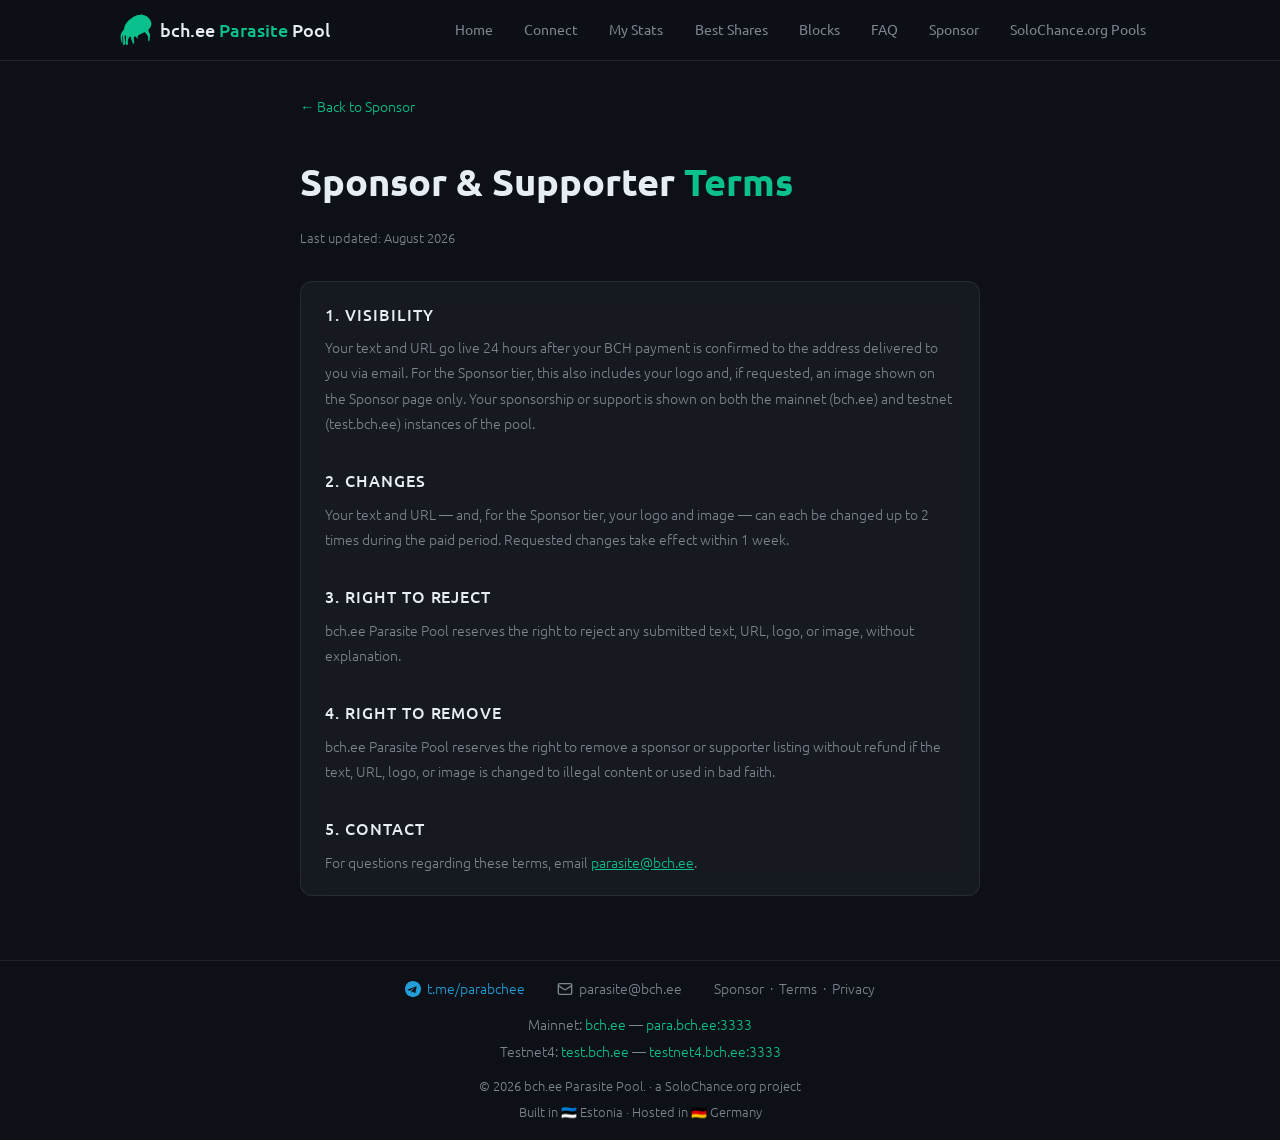
<file: sponsor-terms.html>
<!DOCTYPE html>
<html lang="en">
<head>
  <meta charset="UTF-8" />
  <meta name="viewport" content="width=device-width, initial-scale=1.0" />
  <title>Sponsor & Supporter Terms — bch.ee Parasite Pool</title>
  <meta name="description" content="Terms for sponsor and supporter slots on bch.ee Parasite Pool — visibility timing, text/URL changes, and removal policy." />
  <meta property="og:title" content="Sponsor & Supporter Terms — bch.ee Parasite Pool" />
  <meta property="og:description" content="Terms for sponsor and supporter slots on bch.ee Parasite Pool — visibility timing, text/URL changes, and removal policy." />
  <meta property="og:url" content="https://bch.ee/sponsor-terms.html" />
  <meta property="og:type" content="website" />
  <meta property="og:site_name" content="bch.ee Parasite Pool" />
  <meta name="twitter:card" content="summary" />
  <meta name="twitter:title" content="Sponsor & Supporter Terms — bch.ee Parasite Pool" />
  <meta name="twitter:description" content="Terms for sponsor and supporter slots on bch.ee Parasite Pool — visibility timing, text/URL changes, and removal policy." />
  <link rel="canonical" href="https://bch.ee/sponsor-terms.html" />
  <link rel="icon" type="image/x-icon" href="favicon.ico" />
  <link rel="icon" type="image/svg+xml" href="logo.svg" />
  <link rel="apple-touch-icon" href="parasite-logo.png" />
  <link rel="preconnect" href="https://fonts.googleapis.com" />
  <link rel="preconnect" href="https://fonts.gstatic.com" crossorigin />
  <link href="https://fonts.googleapis.com/css2?family=Ubuntu:wght@300;400;500;700&family=Ubuntu+Mono&display=swap" rel="stylesheet" />
  <link rel="stylesheet" href="style.css" />
  <style>
    .legal-body h2 {
      font-size: 1rem;
      font-weight: 500;
      color: var(--text);
      margin: 2rem 0 .5rem;
      text-transform: uppercase;
      letter-spacing: .06em;
    }
    .legal-body h2:first-child { margin-top: 0; }
    .legal-body p, .legal-body li {
      color: var(--muted);
      font-size: .9rem;
      line-height: 1.75;
    }
    .legal-body ul, .legal-body ol {
      padding-left: 1.5rem;
      margin-top: .4rem;
      display: flex;
      flex-direction: column;
      gap: .3rem;
    }
    .legal-body p + p { margin-top: .6rem; }
    .legal-meta {
      font-size: .8rem;
      color: var(--muted);
      margin-bottom: 2rem;
    }
    .back-link {
      display: inline-flex;
      align-items: center;
      gap: .4rem;
      color: var(--accent);
      text-decoration: none;
      font-size: .9rem;
      margin-bottom: 2rem;
      transition: opacity .2s;
    }
    .back-link:hover { opacity: .75; }
  </style>
</head>
<body>

  <header class="header">
    <div class="container header-inner">
      <a href="/" class="logo">
        <img src="logo.svg" alt="bch.ee Parasite Pool" class="logo-icon" />
        <span class="logo-text">bch.ee <span class="accent">Parasite</span> Pool</span>
      </a>
      <nav class="nav">
        <a href="/" class="nav-btn">Home</a>
        <a href="/#connect" class="nav-btn">Connect</a>
        <a href="/#mystats" class="nav-btn">My Stats</a>
        <a href="/#bestshares" class="nav-btn">Best Shares</a>
        <a href="/#blocks" class="nav-btn">Blocks</a>
        <a href="/faq.html" class="nav-btn">FAQ</a>
        <a href="/sponsor.html" class="nav-btn">Sponsor</a>
        <a href="/solochance-pools.html" class="nav-btn">SoloChance.org Pools</a>
      </nav>
    </div>
  </header>

  <main class="container" style="max-width:720px">

    <a href="/sponsor.html" class="back-link">← Back to Sponsor</a>

    <div class="hero" style="margin-bottom:1.5rem">
      <h1>Sponsor &amp; Supporter <span class="accent">Terms</span></h1>
    </div>

    <p class="legal-meta">Last updated: August 2026</p>

    <div class="card legal-body">

      <h2>1. Visibility</h2>
      <p>Your text and URL go live 24 hours after your BCH payment is confirmed to the address delivered to you via email. For the Sponsor tier, this also includes your logo and, if requested, an image shown on the Sponsor page only. Your sponsorship or support is shown on both the mainnet (bch.ee) and testnet (test.bch.ee) instances of the pool.</p>

      <h2>2. Changes</h2>
      <p>Your text and URL — and, for the Sponsor tier, your logo and image — can each be changed up to 2 times during the paid period. Requested changes take effect within 1 week.</p>

      <h2>3. Right to Reject</h2>
      <p>bch.ee Parasite Pool reserves the right to reject any submitted text, URL, logo, or image, without explanation.</p>

      <h2>4. Right to Remove</h2>
      <p>bch.ee Parasite Pool reserves the right to remove a sponsor or supporter listing without refund if the text, URL, logo, or image is changed to illegal content or used in bad faith.</p>

      <h2>5. Contact</h2>
      <p>For questions regarding these terms, email <a href="mailto:parasite@bch.ee" style="color:var(--accent)">parasite@bch.ee</a>.</p>

    </div>

  </main>

  <footer class="footer">
    <div class="container footer-inner">
      <a href="https://t.me/parabchee" target="_blank" rel="noopener" class="tg-footer-link">
        <svg viewBox="0 0 24 24" fill="currentColor" width="16" height="16"><path d="M12 0C5.373 0 0 5.373 0 12s5.373 12 12 12 12-5.373 12-12S18.627 0 12 0zm5.562 8.248-1.97 9.289c-.145.658-.537.818-1.084.508l-3-2.21-1.447 1.394c-.16.16-.295.295-.605.295l.213-3.053 5.56-5.023c.242-.213-.054-.333-.373-.12L7.17 14.498l-2.95-.924c-.64-.204-.657-.64.136-.948l11.57-4.461c.537-.194 1.006.131.836.083z"/></svg>
        t.me/parabchee
      </a>
      <a href="mailto:parasite@bch.ee" class="email-footer-link">
        <svg viewBox="0 0 24 24" fill="none" stroke="currentColor" stroke-width="2" stroke-linecap="round" stroke-linejoin="round" width="16" height="16"><rect x="2" y="4" width="20" height="16" rx="2"/><path d="m22 7-8.97 5.7a1.94 1.94 0 0 1-2.06 0L2 7"/></svg>
        parasite@bch.ee
      </a>
      <span class="muted">
        <a href="/sponsor.html" style="color:var(--muted);text-decoration:none;transition:color .2s" onmouseover="this.style.color='var(--accent)'" onmouseout="this.style.color='var(--muted)'">Sponsor</a>
        &nbsp;·&nbsp;
        <a href="/terms.html" style="color:var(--muted);text-decoration:none;transition:color .2s" onmouseover="this.style.color='var(--accent)'" onmouseout="this.style.color='var(--muted)'">Terms</a>
        &nbsp;·&nbsp;
        <a href="/privacy.html" style="color:var(--muted);text-decoration:none;transition:color .2s" onmouseover="this.style.color='var(--accent)'" onmouseout="this.style.color='var(--muted)'">Privacy</a>
      </span>
    </div>
    <div class="container footer-networks">
      <div>Mainnet: <a href="/" style="color:var(--accent);text-decoration:none">bch.ee</a> &mdash; <span class="accent">para.bch.ee:3333</span></div>
      <div>Testnet4: <a href="https://test.bch.ee" target="_blank" rel="noopener" style="color:var(--accent);text-decoration:none">test.bch.ee</a> &mdash; <span class="accent">testnet4.bch.ee:3333</span></div>
    </div>
    <div class="container footer-bottom">
      <div>&copy; 2026 bch.ee Parasite Pool. &middot; a <a href="https://solochance.org" target="_blank" rel="noopener" class="footer-solochance-link">SoloChance.org</a> project</div>
      <div>Built in 🇪🇪 Estonia &middot; Hosted in 🇩🇪 Germany</div>
    </div>
  </footer>

</body>
</html>
</file>
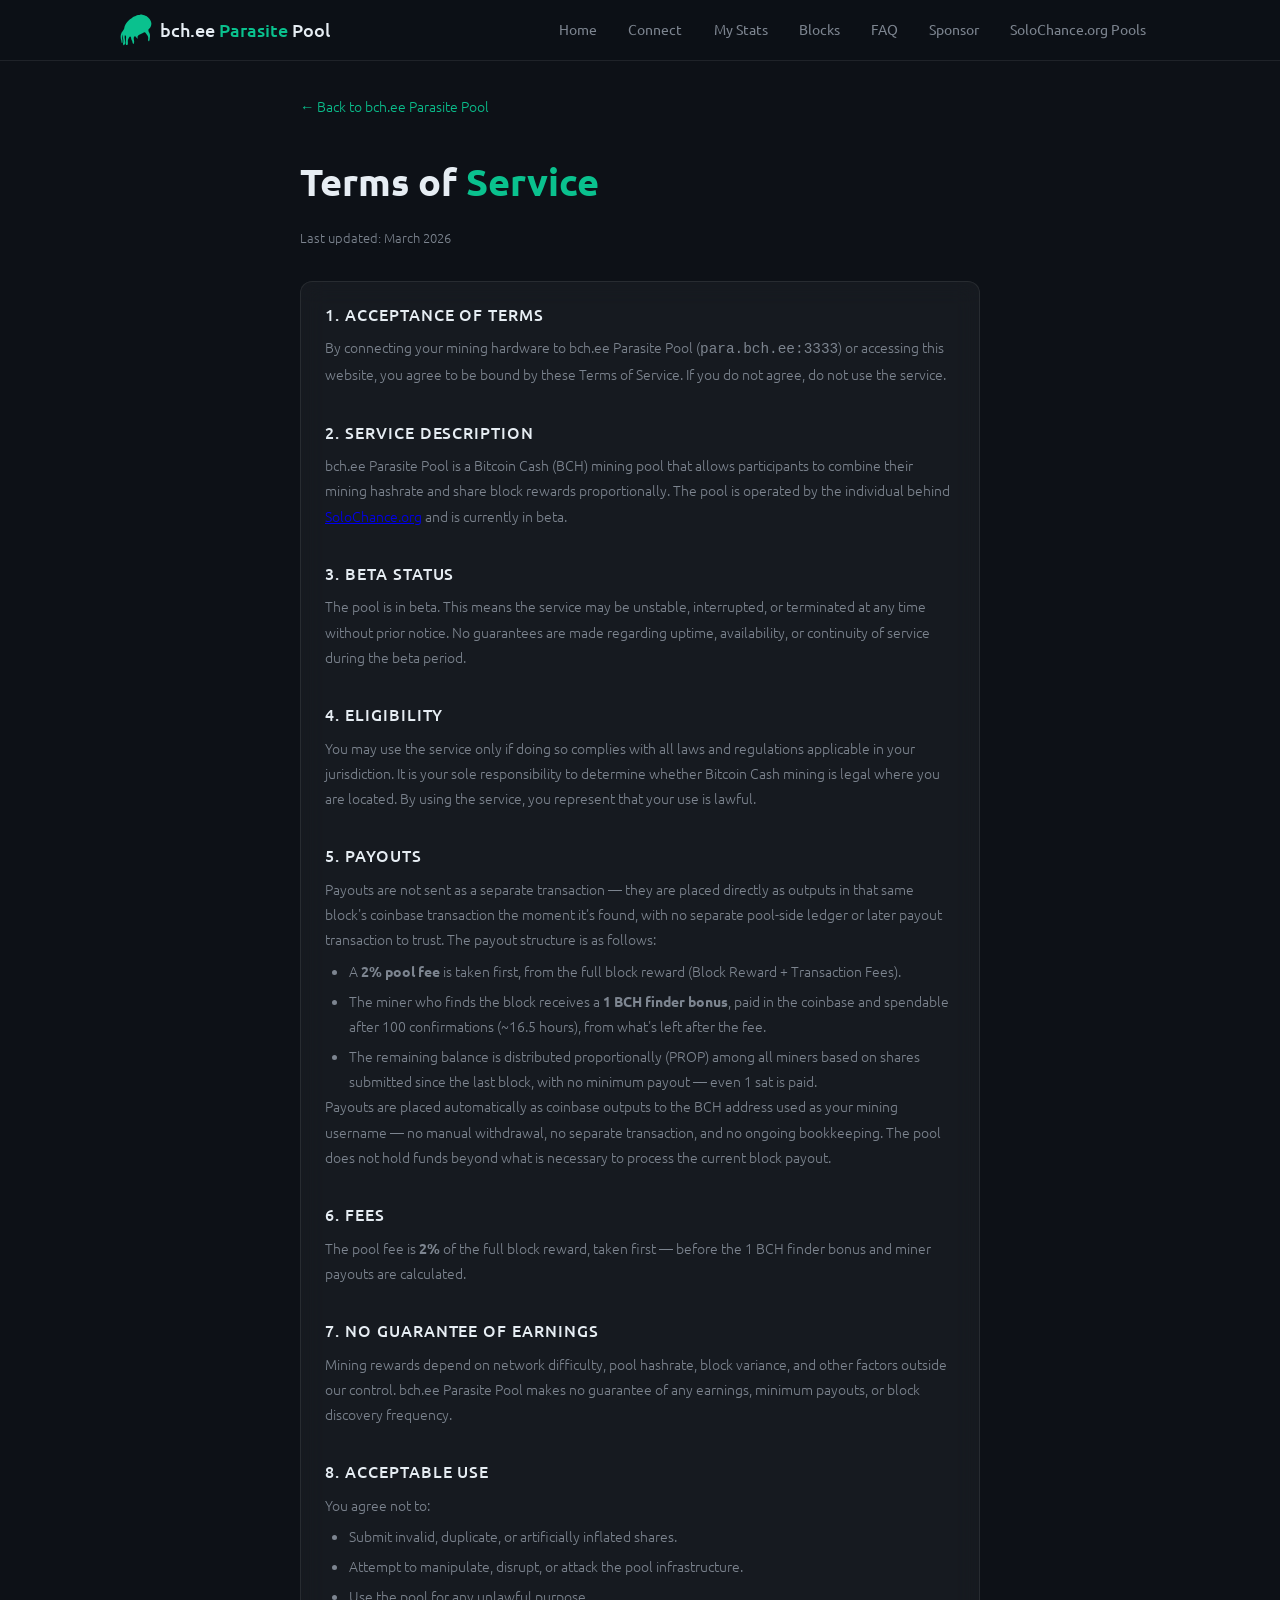
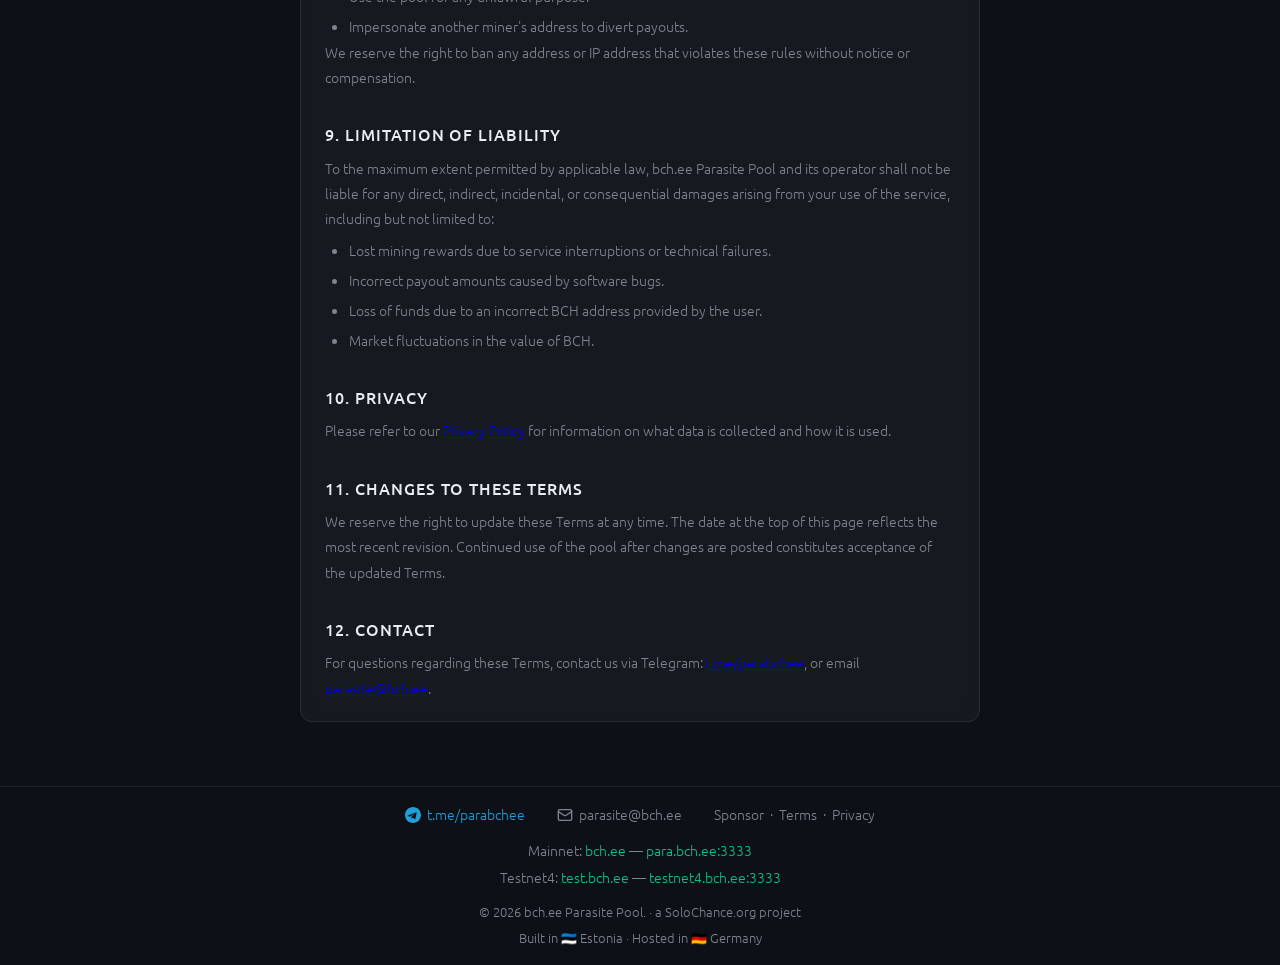
<file: terms.html>
<!DOCTYPE html>
<html lang="en">
<head>
  <meta charset="UTF-8" />
  <meta name="viewport" content="width=device-width, initial-scale=1.0" />
  <title>Terms of Service — bch.ee Parasite Pool</title>
  <meta name="description" content="Terms of Service for bch.ee Parasite Pool, a Bitcoin Cash mining pool." />
  <meta property="og:title" content="Terms of Service — bch.ee Parasite Pool" />
  <meta property="og:description" content="Terms of Service for bch.ee Parasite Pool, a Bitcoin Cash mining pool." />
  <meta property="og:url" content="https://bch.ee/terms.html" />
  <meta property="og:type" content="website" />
  <meta property="og:site_name" content="bch.ee Parasite Pool" />
  <meta name="twitter:card" content="summary" />
  <meta name="twitter:title" content="Terms of Service — bch.ee Parasite Pool" />
  <meta name="twitter:description" content="Terms of Service for bch.ee Parasite Pool, a Bitcoin Cash mining pool." />
  <link rel="canonical" href="https://bch.ee/terms.html" />
  <link rel="icon" type="image/x-icon" href="favicon.ico" />
  <link rel="icon" type="image/svg+xml" href="logo.svg" />
  <link rel="apple-touch-icon" href="parasite-logo.png" />
  <link rel="preconnect" href="https://fonts.googleapis.com" />
  <link rel="preconnect" href="https://fonts.gstatic.com" crossorigin />
  <link href="https://fonts.googleapis.com/css2?family=Ubuntu:wght@300;400;500;700&family=Ubuntu+Mono&display=swap" rel="stylesheet" />
  <link rel="stylesheet" href="style.css" />
  <style>
    .legal-body h2 {
      font-size: 1rem;
      font-weight: 500;
      color: var(--text);
      margin: 2rem 0 .5rem;
      text-transform: uppercase;
      letter-spacing: .06em;
    }
    .legal-body h2:first-child { margin-top: 0; }
    .legal-body p, .legal-body li {
      color: var(--muted);
      font-size: .9rem;
      line-height: 1.75;
    }
    .legal-body ul, .legal-body ol {
      padding-left: 1.5rem;
      margin-top: .4rem;
      display: flex;
      flex-direction: column;
      gap: .3rem;
    }
    .legal-body p + p { margin-top: .6rem; }
    .legal-meta {
      font-size: .8rem;
      color: var(--muted);
      margin-bottom: 2rem;
    }
    .back-link {
      display: inline-flex;
      align-items: center;
      gap: .4rem;
      color: var(--accent);
      text-decoration: none;
      font-size: .9rem;
      margin-bottom: 2rem;
      transition: opacity .2s;
    }
    .back-link:hover { opacity: .75; }
  </style>
</head>
<body>

  <header class="header">
    <div class="container header-inner">
      <a href="/" class="logo">
        <img src="logo.svg" alt="bch.ee Parasite Pool" class="logo-icon" />
        <span class="logo-text">bch.ee <span class="accent">Parasite</span> Pool</span>
      </a>
      <nav class="nav">
        <a href="/" class="nav-btn">Home</a>
        <a href="/#connect" class="nav-btn">Connect</a>
        <a href="/#mystats" class="nav-btn">My Stats</a>
        <a href="/#blocks" class="nav-btn">Blocks</a>
        <a href="/faq.html" class="nav-btn">FAQ</a>
        <a href="/sponsor.html" class="nav-btn">Sponsor</a>
        <a href="/solochance-pools.html" class="nav-btn">SoloChance.org Pools</a>
      </nav>
    </div>
  </header>

  <main class="container" style="max-width:720px">

    <a href="/" class="back-link">← Back to bch.ee Parasite Pool</a>

    <div class="hero" style="margin-bottom:1.5rem">
      <h1>Terms of <span class="accent">Service</span></h1>
    </div>

    <p class="legal-meta">Last updated: March 2026</p>

    <div class="card legal-body">

      <h2>1. Acceptance of Terms</h2>
      <p>By connecting your mining hardware to bch.ee Parasite Pool (<code>para.bch.ee:3333</code>) or accessing this website, you agree to be bound by these Terms of Service. If you do not agree, do not use the service.</p>

      <h2>2. Service Description</h2>
      <p>bch.ee Parasite Pool is a Bitcoin Cash (BCH) mining pool that allows participants to combine their mining hashrate and share block rewards proportionally. The pool is operated by the individual behind <a href="https://solochance.org" target="_blank" rel="noopener">SoloChance.org</a> and is currently in beta.</p>

      <h2>3. Beta Status</h2>
      <p>The pool is in beta. This means the service may be unstable, interrupted, or terminated at any time without prior notice. No guarantees are made regarding uptime, availability, or continuity of service during the beta period.</p>

      <h2>4. Eligibility</h2>
      <p>You may use the service only if doing so complies with all laws and regulations applicable in your jurisdiction. It is your sole responsibility to determine whether Bitcoin Cash mining is legal where you are located. By using the service, you represent that your use is lawful.</p>

      <h2>5. Payouts</h2>
      <p>Payouts are not sent as a separate transaction — they are placed directly as outputs in that same block's coinbase transaction the moment it's found, with no separate pool-side ledger or later payout transaction to trust. The payout structure is as follows:</p>
      <ul>
        <li>A <strong>2% pool fee</strong> is taken first, from the full block reward (Block Reward + Transaction Fees).</li>
        <li>The miner who finds the block receives a <strong>1 BCH finder bonus</strong>, paid in the coinbase and spendable after 100 confirmations (~16.5 hours), from what's left after the fee.</li>
        <li>The remaining balance is distributed proportionally (PROP) among all miners based on shares submitted since the last block, with no minimum payout — even 1 sat is paid.</li>
      </ul>
      <p>Payouts are placed automatically as coinbase outputs to the BCH address used as your mining username — no manual withdrawal, no separate transaction, and no ongoing bookkeeping. The pool does not hold funds beyond what is necessary to process the current block payout.</p>

      <h2>6. Fees</h2>
      <p>The pool fee is <strong>2%</strong> of the full block reward, taken first — before the 1 BCH finder bonus and miner payouts are calculated.</p>

      <h2>7. No Guarantee of Earnings</h2>
      <p>Mining rewards depend on network difficulty, pool hashrate, block variance, and other factors outside our control. bch.ee Parasite Pool makes no guarantee of any earnings, minimum payouts, or block discovery frequency.</p>

      <h2>8. Acceptable Use</h2>
      <p>You agree not to:</p>
      <ul>
        <li>Submit invalid, duplicate, or artificially inflated shares.</li>
        <li>Attempt to manipulate, disrupt, or attack the pool infrastructure.</li>
        <li>Use the pool for any unlawful purpose.</li>
        <li>Impersonate another miner's address to divert payouts.</li>
      </ul>
      <p>We reserve the right to ban any address or IP address that violates these rules without notice or compensation.</p>

      <h2>9. Limitation of Liability</h2>
      <p>To the maximum extent permitted by applicable law, bch.ee Parasite Pool and its operator shall not be liable for any direct, indirect, incidental, or consequential damages arising from your use of the service, including but not limited to:</p>
      <ul>
        <li>Lost mining rewards due to service interruptions or technical failures.</li>
        <li>Incorrect payout amounts caused by software bugs.</li>
        <li>Loss of funds due to an incorrect BCH address provided by the user.</li>
        <li>Market fluctuations in the value of BCH.</li>
      </ul>
      <h2>10. Privacy</h2>
      <p>Please refer to our <a href="/privacy.html">Privacy Policy</a> for information on what data is collected and how it is used.</p>

      <h2>11. Changes to These Terms</h2>
      <p>We reserve the right to update these Terms at any time. The date at the top of this page reflects the most recent revision. Continued use of the pool after changes are posted constitutes acceptance of the updated Terms.</p>

      <h2>12. Contact</h2>
      <p>For questions regarding these Terms, contact us via Telegram: <a href="https://t.me/parabchee" target="_blank" rel="noopener">t.me/parabchee</a>, or email <a href="mailto:parasite@bch.ee">parasite@bch.ee</a>.</p>

    </div>

  </main>

  <footer class="footer">
    <div class="container footer-inner">
      <a href="https://t.me/parabchee" target="_blank" rel="noopener" class="tg-footer-link">
        <svg viewBox="0 0 24 24" fill="currentColor" width="16" height="16"><path d="M12 0C5.373 0 0 5.373 0 12s5.373 12 12 12 12-5.373 12-12S18.627 0 12 0zm5.562 8.248-1.97 9.289c-.145.658-.537.818-1.084.508l-3-2.21-1.447 1.394c-.16.16-.295.295-.605.295l.213-3.053 5.56-5.023c.242-.213-.054-.333-.373-.12L7.17 14.498l-2.95-.924c-.64-.204-.657-.64.136-.948l11.57-4.461c.537-.194 1.006.131.836.083z"/></svg>
        t.me/parabchee
      </a>
      <a href="mailto:parasite@bch.ee" class="email-footer-link">
        <svg viewBox="0 0 24 24" fill="none" stroke="currentColor" stroke-width="2" stroke-linecap="round" stroke-linejoin="round" width="16" height="16"><rect x="2" y="4" width="20" height="16" rx="2"/><path d="m22 7-8.97 5.7a1.94 1.94 0 0 1-2.06 0L2 7"/></svg>
        parasite@bch.ee
      </a>
      <span class="muted">
        <a href="/sponsor.html" style="color:var(--muted);text-decoration:none;transition:color .2s" onmouseover="this.style.color='var(--accent)'" onmouseout="this.style.color='var(--muted)'">Sponsor</a>
        &nbsp;·&nbsp;
        <a href="/terms.html" style="color:var(--muted);text-decoration:none;transition:color .2s" onmouseover="this.style.color='var(--accent)'" onmouseout="this.style.color='var(--muted)'">Terms</a>
        &nbsp;·&nbsp;
        <a href="/privacy.html" style="color:var(--muted);text-decoration:none;transition:color .2s" onmouseover="this.style.color='var(--accent)'" onmouseout="this.style.color='var(--muted)'">Privacy</a>
      </span>
    </div>
    <div class="container footer-networks">
      <div>Mainnet: <a href="/" style="color:var(--accent);text-decoration:none">bch.ee</a> &mdash; <span class="accent">para.bch.ee:3333</span></div>
      <div>Testnet4: <a href="https://test.bch.ee" target="_blank" rel="noopener" style="color:var(--accent);text-decoration:none">test.bch.ee</a> &mdash; <span class="accent">testnet4.bch.ee:3333</span></div>
    </div>
    <div class="container footer-bottom">
      <div>&copy; 2026 bch.ee Parasite Pool. &middot; a <a href="https://solochance.org" target="_blank" rel="noopener" class="footer-solochance-link">SoloChance.org</a> project</div>
      <div>Built in 🇪🇪 Estonia &middot; Hosted in 🇩🇪 Germany</div>
    </div>
  </footer>

</body>
</html>
</file>
<file: style.css>
/* ===========================
   BCH Parasite Pool — Styles
   =========================== */

:root {
  --bg:          #0d1117;
  --bg-card:     rgba(255, 255, 255, 0.04);
  --bg-card-hover: rgba(255, 255, 255, 0.07);
  --border:      rgba(255, 255, 255, 0.08);
  --accent:      #0AC18E;
  --accent-dim:  rgba(10, 193, 142, 0.15);
  --accent-glow: rgba(10, 193, 142, 0.25);
  --text:        #e6edf3;
  --muted:       #7d8590;
  --yellow:      #f0b429;
  --yellow-bg:   rgba(240, 180, 41, 0.15);
  --block:       #58a6ff;
  --radius:      12px;
  --radius-sm:   8px;
  --blur:        blur(12px);
}

*, *::before, *::after { box-sizing: border-box; margin: 0; padding: 0; }

html { scroll-behavior: smooth; }

body {
  background: var(--bg);
  color: var(--text);
  font-family: 'Ubuntu', sans-serif;
  font-weight: 300;
  font-size: 16px;
  line-height: 1.6;
  min-height: 100vh;
  display: flex;
  flex-direction: column;
}

/* ── Layout ── */

.container {
  max-width: 1080px;
  margin: 0 auto;
  padding: 0 1.25rem;
  width: 100%;
}

main.container {
  flex: 1;
  padding-top: 2rem;
  padding-bottom: 4rem;
}

/* ── Header ── */

.header {
  position: sticky;
  top: 0;
  z-index: 100;
  background: rgba(13, 17, 23, 0.85);
  backdrop-filter: var(--blur);
  -webkit-backdrop-filter: var(--blur);
  border-bottom: 1px solid var(--border);
}

.header-inner {
  display: flex;
  align-items: center;
  justify-content: space-between;
  min-height: 60px;
  padding-top: .75rem;
  padding-bottom: .75rem;
  gap: 1rem;
}

.logo {
  display: flex;
  align-items: center;
  gap: .5rem;
  font-size: 1.1rem;
  font-weight: 500;
  white-space: nowrap;
  user-select: none;
  text-decoration: none;
  color: var(--text);
}

.logo-icon { height: 32px; width: 32px; object-fit: contain; }

.nav {
  display: flex;
  gap: .25rem;
  flex-wrap: wrap;
}

.nav-btn {
  background: transparent;
  border: none;
  color: var(--muted);
  font-family: 'Ubuntu', sans-serif;
  font-size: .9rem;
  font-weight: 400;
  padding: .4rem .85rem;
  border-radius: var(--radius-sm);
  cursor: pointer;
  text-decoration: none;
  transition: color .2s, background .2s;
}

.nav-btn:hover { color: var(--text); background: var(--bg-card); }
.nav-btn.active { color: var(--accent); background: var(--accent-dim); }

/* ── Sections ── */

.section { display: none; }
.section.active { display: block; }

/* ── Hero ── */

.hero {
  margin-bottom: 2.25rem;
  padding-top: .5rem;
}

.hero-inner {
  display: flex;
  align-items: center;
  gap: 1.75rem;
}

.hero-bch-logo {
  width: 96px;
  height: 96px;
  flex-shrink: 0;
  border-radius: 50%;
  box-shadow: 0 0 32px rgba(10, 193, 142, 0.3);
}

.hero h1 {
  font-size: clamp(1.6rem, 4vw, 2.4rem);
  font-weight: 700;
  line-height: 1.2;
  margin-bottom: .65rem;
}

.hero-sub {
  color: var(--muted);
  font-size: 1.05rem;
  max-width: 580px;
}

.sponsor-banner {
  position: relative;
  overflow: hidden;
  display: flex;
  align-items: center;
  gap: 1rem;
  font-size: .9rem;
  color: var(--muted);
  text-decoration: none;
  cursor: pointer;
  background: linear-gradient(135deg, rgba(240, 180, 41, 0.08), rgba(240, 180, 41, 0.02));
  border: 1px solid rgba(240, 180, 41, 0.3);
  border-radius: var(--radius);
  padding: .75rem 1.1rem;
  margin-bottom: 1.5rem;
  transition: transform .2s ease, box-shadow .2s ease, background .2s ease;
}

.sponsor-banner:hover {
  transform: translateY(-3px);
  box-shadow: 0 8px 32px rgba(240, 180, 41, 0.18);
  background: linear-gradient(135deg, rgba(240, 180, 41, 0.12), rgba(240, 180, 41, 0.03));
}

.sponsor-banner-content {
  display: flex;
  flex-direction: column;
  align-items: flex-start;
  gap: .4rem;
  flex: 1;
  min-width: 0;
}

.sponsor-banner-logo {
  flex-shrink: 0;
  height: 44px;
  width: auto;
}

.sponsor-banner-text strong { color: var(--text); }

.sponsor-banner-link {
  color: var(--yellow);
  text-decoration: none;
  font-weight: 600;
  white-space: nowrap;
  transition: opacity .2s;
}

.sponsor-banner-link:hover { opacity: .75; }

.sponsor-ribbon {
  position: absolute;
  top: 13px;
  right: -34px;
  width: 130px;
  text-align: center;
  background: var(--yellow);
  color: #1a1300;
  font-size: .62rem;
  font-weight: 700;
  text-transform: uppercase;
  letter-spacing: .08em;
  padding: .28rem 0 .28rem 8px;
  transform: rotate(45deg);
  box-shadow: 0 2px 6px rgba(0, 0, 0, .3);
}

.sponsor-banner .sponsor-ribbon {
  top: auto;
  bottom: 13px;
  transform: rotate(-45deg);
}

/* ── Sponsor page ── */

.sponsor-tier-grid {
  display: grid;
  grid-template-columns: 1fr;
  gap: 1.25rem;
  margin: 2rem 0;
}

.sponsor-tier {
  position: relative;
  overflow: hidden;
  display: flex;
  flex-direction: column;
  align-items: flex-start;
}

.sponsor-tier-featured {
  background: linear-gradient(135deg, rgba(240, 180, 41, 0.08), rgba(240, 180, 41, 0.02));
  border-color: rgba(240, 180, 41, 0.3);
}

.sponsor-tier-price {
  font-size: 1.7rem;
  font-weight: 700;
  color: var(--text);
}

.sponsor-tier-price span {
  font-size: .82rem;
  font-weight: 400;
  color: var(--muted);
}

.sponsor-tier-name {
  font-size: 1.05rem;
  font-weight: 500;
  margin: .3rem 0 .6rem;
}

.sponsor-tier-logo {
  height: 56px;
  width: auto;
  margin: .3rem 0 .8rem;
}

.sponsor-tier-desc {
  color: var(--muted);
  font-size: .88rem;
  line-height: 1.65;
  margin-bottom: 1rem;
}

.slot-available {
  color: var(--accent);
  font-size: .82rem;
  font-weight: 500;
}

.sponsor-cta {
  display: inline-block;
  margin-top: auto;
  background: var(--yellow);
  color: #1a1300;
  text-decoration: none;
  font-size: .9rem;
  font-weight: 500;
  padding: .65rem 1.4rem;
  border-radius: var(--radius-sm);
  transition: opacity .2s, transform .15s;
}

.sponsor-cta-alt {
  background: var(--accent);
  color: #000;
}

.sponsor-cta:hover { opacity: .88; transform: translateY(-1px); }

.supporter-list {
  list-style: none;
  display: grid;
  grid-template-columns: 1fr;
  gap: .4rem;
  margin-bottom: 1.2rem;
  width: 100%;
}

.supporter-slot {
  display: flex;
  align-items: center;
  gap: .4rem;
  font-size: .82rem;
  padding: .4rem .6rem;
  border: 1px dashed var(--border);
  border-radius: var(--radius-sm);
}

.supporter-slot-filled {
  align-items: center;
  border-style: solid;
  padding: .6rem .6rem;
}

a.supporter-slot {
  text-decoration: none;
  color: inherit;
  cursor: pointer;
  transition: border-color .2s, transform .2s;
}

a.supporter-slot:hover {
  border-color: var(--accent);
  transform: translateY(-1px);
}

.supporter-slot-num { color: var(--muted); }

.supporter-slot-logo-wrap {
  flex-shrink: 0;
  width: 106px;
  display: inline-flex;
  align-items: center;
  justify-content: center;
  background: #fff;
  border-radius: var(--radius-sm);
  padding: .55rem .8rem;
}

.supporter-slot-logo {
  height: 56px;
  width: auto;
  display: block;
}

.supporter-link {
  color: var(--text);
  text-decoration: none;
  line-height: 1.5;
  transition: color .2s;
}

.supporter-link:hover { color: var(--accent); }

.tier-table {
  width: 100%;
  border-collapse: collapse;
  font-size: .85rem;
}

.tier-table th {
  text-align: left;
  color: var(--muted);
  font-weight: 500;
  text-transform: uppercase;
  letter-spacing: .05em;
  font-size: .75rem;
  padding: .5rem .75rem;
  border-bottom: 1px solid var(--border);
  white-space: nowrap;
}

.tier-table td {
  padding: .6rem .75rem;
  border-bottom: 1px solid var(--border);
  color: var(--text);
  vertical-align: top;
}

.tier-table tr:last-child td { border-bottom: none; }

.tier-table td:nth-child(1) { color: var(--accent); font-weight: 500; white-space: nowrap; }
.tier-table td:nth-child(2),
.tier-table td:nth-child(3) { color: var(--muted); white-space: nowrap; }
.tier-table td:nth-child(4) { color: var(--muted); min-width: 200px; }
.tier-table td:nth-child(5) { color: var(--muted); white-space: nowrap; }

.donation-field {
  display: flex;
  align-items: center;
  gap: .6rem;
  background: var(--bg);
  border: 1px solid var(--border);
  border-radius: var(--radius-sm);
  padding: .6rem .8rem;
  width: 100%;
}

.donation-address {
  flex: 1;
  min-width: 0;
  font-family: 'Ubuntu Mono', monospace;
  font-size: .82rem;
  color: var(--text);
  overflow-wrap: anywhere;
}

.donation-copy-btn {
  flex-shrink: 0;
  background: var(--accent-dim);
  color: var(--accent);
  border: none;
  font-family: 'Ubuntu', sans-serif;
  font-size: .8rem;
  font-weight: 500;
  padding: .4rem .9rem;
  border-radius: var(--radius-sm);
  cursor: pointer;
  transition: background .2s;
}

.donation-copy-btn:hover { background: var(--accent-glow); }

.byline {
  display: inline-flex;
  flex-direction: column;
  align-items: flex-start;
  gap: .2rem;
  font-size: .8rem;
  font-weight: 500;
  text-transform: uppercase;
  letter-spacing: .08em;
  color: #7c74f0;
  background: rgba(79, 70, 229, 0.12);
  border: 1px solid rgba(79, 70, 229, 0.25);
  border-radius: 12px;
  padding: .5rem .85rem;
  margin-bottom: .9rem;
}

.byline-part { white-space: normal; }
.byline-sep  { display: none; }

.byline-link {
  color: #a5a0f5;
  text-decoration: none;
  font-weight: 600;
  transition: color .2s;
}

.byline-link:hover { color: #fff; }

@media (max-width: 480px) {
  .hero-inner { flex-direction: column; align-items: flex-start; gap: 1rem; }
  .hero-bch-logo { width: 72px; height: 72px; }
}

.accent { color: var(--accent); }

/* ── Section title ── */

.section-title {
  font-size: .8rem;
  font-weight: 500;
  text-transform: uppercase;
  letter-spacing: .08em;
  color: var(--muted);
  margin-bottom: 1rem;
  margin-top: 0;
}

.section-title-gold { color: var(--yellow); }

/* ── Cards ── */

.card {
  background: var(--bg-card);
  border: 1px solid var(--border);
  border-radius: var(--radius);
  padding: 1.25rem 1.5rem;
  backdrop-filter: var(--blur);
  -webkit-backdrop-filter: var(--blur);
  transition: transform .2s ease, box-shadow .2s ease, background .2s ease;
}

.card:hover {
  transform: translateY(-3px);
  box-shadow: 0 8px 32px var(--accent-glow);
  background: var(--bg-card-hover);
}

.card-grid {
  display: grid;
  grid-template-columns: repeat(auto-fill, minmax(160px, 1fr));
  gap: 1rem;
}

#bch-grid {
  grid-template-columns: repeat(2, minmax(0, 1fr));
}

#stats-grid {
  grid-template-columns: repeat(3, minmax(0, 1fr));
}

#chances-grid {
  grid-template-columns: repeat(4, minmax(0, 1fr));
}

#user-stats-grid,
#user-chance-grid {
  grid-template-columns: repeat(3, minmax(0, 1fr));
}

#user-payout-grid {
  grid-template-columns: repeat(2, minmax(0, 1fr));
}

.card-grid.three-col {
  grid-template-columns: repeat(auto-fit, minmax(240px, 1fr));
}

/* ── Stat Cards ── */

.stat-card {
  text-align: center;
  padding: 1.5rem 1rem;
}

.stat-label {
  font-size: .8rem;
  color: var(--muted);
  text-transform: uppercase;
  letter-spacing: .06em;
  margin-bottom: .4rem;
}

.stat-value {
  font-size: 1.8rem;
  font-weight: 700;
  color: var(--accent);
  line-height: 1.1;
}

.stat-value.skeleton { color: var(--border); }

.stat-change {
  font-size: .82rem;
  font-weight: 500;
  margin-top: .3rem;
}

/* ── Info Cards ── */

.info-card { padding: 1.5rem; }

.info-icon {
  font-size: 1.8rem;
  margin-bottom: .75rem;
}

.info-title {
  font-size: 1rem;
  font-weight: 500;
  margin-bottom: .4rem;
}

.info-desc {
  color: var(--muted);
  font-size: .9rem;
}

.info-desc a {
  color: var(--accent);
  text-decoration: none;
}
.info-desc a:hover { text-decoration: underline; }

.inspiration-box {
  background: rgba(79, 70, 229, 0.12);
  border: 1px solid rgba(79, 70, 229, 0.25);
  border-radius: var(--radius-sm);
  padding: .65rem .85rem;
  margin-bottom: .85rem;
}

.inspiration-box .stat-label {
  color: #a5a0f5;
  margin-bottom: .3rem;
}

.inspiration-box p {
  margin: 0;
  font-size: .85rem;
  color: var(--muted);
}

.first-block-box {
  background: var(--accent-dim);
  border: 1px solid rgba(10, 193, 142, 0.25);
  border-radius: var(--radius-sm);
  padding: .65rem .85rem;
  margin-bottom: .85rem;
}

.first-block-box .stat-label {
  color: var(--accent);
  margin-bottom: .3rem;
}

.first-block-box p {
  margin: 0;
  font-size: .85rem;
  color: var(--muted);
}

.first-block-box a {
  color: var(--accent);
  text-decoration: none;
}
.first-block-box a:hover { text-decoration: underline; }

.payout-order {
  margin-top: .65rem;
  padding-left: 1.1rem;
  display: flex;
  flex-direction: column;
  gap: .45rem;
  font-size: .85rem;
}

.payout-order li { line-height: 1.4; }

.payout-amount {
  color: var(--accent);
  font-weight: 500;
}

.formula {
  margin-top: .7rem;
  font-family: 'Ubuntu Mono', monospace;
  font-size: .82rem;
  color: var(--accent);
  background: var(--accent-dim);
  border: 1px solid rgba(10,193,142,.2);
  border-radius: var(--radius-sm);
  padding: .4rem .75rem;
  display: inline-block;
  line-height: 1.8;
}

.formula sup, .formula sub {
  font-size: .75em;
}

/* ── Connect Card ── */

.connect-card { display: flex; flex-direction: column; gap: .75rem; }

.connect-row {
  display: flex;
  align-items: center;
  gap: 1rem;
  flex-wrap: wrap;
}

.connect-label {
  min-width: 90px;
  font-size: .85rem;
  color: var(--muted);
  text-transform: uppercase;
  letter-spacing: .05em;
}

code.connect-value {
  font-family: 'Ubuntu Mono', 'Fira Mono', monospace;
  font-size: .95rem;
  color: var(--accent);
  background: var(--accent-dim);
  padding: .2rem .6rem;
  border-radius: var(--radius-sm);
  word-break: break-all;
}

/* ── Config tabs + block ── */

.config-tabs {
  display: flex;
  gap: .375rem;
  margin-bottom: 1rem;
  flex-wrap: wrap;
}

.tab-btn {
  background: transparent;
  border: 1px solid var(--border);
  color: var(--muted);
  font-family: 'Ubuntu', sans-serif;
  font-size: .8rem;
  padding: .3rem .8rem;
  border-radius: var(--radius-sm);
  cursor: pointer;
  transition: color .2s, background .2s, border-color .2s;
}

.tab-btn:hover { color: var(--text); border-color: var(--accent); }
.tab-btn.active {
  color: var(--accent);
  background: var(--accent-dim);
  border-color: var(--accent);
}

.config-block {
  display: none;
  background: rgba(0,0,0,.35);
  border: 1px solid var(--border);
  border-radius: var(--radius-sm);
  padding: 1rem 1.25rem;
  overflow-x: auto;
  font-family: 'Ubuntu Mono', 'Fira Mono', 'Courier New', monospace;
  font-size: .875rem;
  color: var(--text);
  line-height: 1.7;
  white-space: pre;
}

.config-block.active { display: block; }

/* ── Bitaxe UI mockup ── */

.bitaxe-ui {
  display: none;
  background: #1e1e2e;
  border: 1px solid #2d2d44;
  border-radius: 10px;
  padding: 0 !important;
  overflow: hidden;
  font-family: 'Ubuntu', sans-serif;
  width: 100%;
  white-space: normal;
}

.bitaxe-header {
  display: flex;
  align-items: center;
  gap: .6rem;
  background: #16162a;
  padding: .75rem 1.1rem;
  font-size: .95rem;
  font-weight: 500;
  color: #e2e2f0;
  border-bottom: 1px solid #2d2d44;
}

.bitaxe-logo { font-size: 1.1rem; color: #F7931A; }

.bitaxe-ui.active { display: block; }


.bitaxe-form {
  padding: 1rem 1.1rem;
  display: flex;
  flex-direction: column;
  gap: .75rem;
}

.bitaxe-field {
  display: flex;
  flex-direction: column;
  gap: .3rem;
}

.bitaxe-field label {
  font-size: .78rem;
  color: #9090b0;
  font-weight: 500;
  text-transform: uppercase;
  letter-spacing: .05em;
}

.bitaxe-field input {
  background: #13131f;
  border: 1px solid #2d2d44;
  border-radius: 6px;
  color: #e2e2f0;
  font-family: 'Ubuntu Mono', monospace;
  font-size: .88rem;
  padding: .55rem .8rem;
  outline: none;
  width: 100%;
}

.bitaxe-field input:focus { border-color: #F7931A; }



/* ── Avalon UI mockup ── */

.avalon-ui {
  display: none;
  background: #1a1a1a;
  border: 1px solid #333;
  border-radius: 10px;
  padding: 0 !important;
  overflow: hidden;
  font-family: 'Ubuntu', sans-serif;
  width: 100%;
  white-space: normal;
}

.avalon-ui.active { display: block; }

.avalon-header {
  display: flex;
  align-items: center;
  gap: .6rem;
  background: #111;
  padding: .75rem 1.1rem;
  font-size: .95rem;
  font-weight: 500;
  color: #e0e0e0;
  border-bottom: 1px solid #333;
}

.avalon-logo { font-size: 1.1rem; color: #FF6B00; }

.avalon-form {
  padding: 1rem 1.1rem;
  display: flex;
  flex-direction: column;
  gap: .75rem;
}

.avalon-field {
  display: flex;
  flex-direction: column;
  gap: .3rem;
}

.avalon-field label {
  font-size: .78rem;
  color: #888;
  font-weight: 500;
  text-transform: uppercase;
  letter-spacing: .05em;
}

.avalon-field input {
  background: #0d0d0d;
  border: 1px solid #333;
  border-radius: 6px;
  color: #e0e0e0;
  font-family: 'Ubuntu Mono', monospace;
  font-size: .88rem;
  padding: .55rem .8rem;
  outline: none;
  width: 100%;
}

.avalon-field input:focus { border-color: #FF6B00; }

/* ── NiceHash UI ── */

.nicehash-ui {
  display: none;
  background: #1a1a1e;
  border: 1px solid #333;
  border-radius: 10px;
  padding: 0 !important;
  overflow: hidden;
  font-family: 'Ubuntu', sans-serif;
  width: 100%;
  white-space: normal;
}

.nicehash-ui.active { display: block; }

.nicehash-header {
  display: flex;
  align-items: center;
  gap: .6rem;
  background: #111114;
  padding: .75rem 1.1rem;
  font-size: .95rem;
  font-weight: 500;
  color: #e0e0e0;
  border-bottom: 1px solid #333;
}

.nicehash-logo { font-size: 1.1rem; color: #f5a623; }

.nicehash-form {
  padding: 1rem 1.1rem;
  display: flex;
  flex-direction: column;
  gap: .75rem;
}

.nicehash-field {
  display: flex;
  flex-direction: column;
  gap: .3rem;
}

.nicehash-field label {
  font-size: .78rem;
  color: #888;
  font-weight: 500;
  font-style: italic;
}

.nicehash-field input,
.nicehash-field select {
  background: #0d0d0f;
  border: 1px solid #333;
  border-radius: 6px;
  color: #e0e0e0;
  font-family: 'Ubuntu Mono', monospace;
  font-size: .88rem;
  padding: .55rem .8rem;
  outline: none;
  width: 100%;
  -webkit-appearance: none;
}

.nicehash-field input:focus,
.nicehash-field select:focus { border-color: #f5a623; }

.nicehash-row {
  display: flex;
  gap: .75rem;
}

.nicehash-row .nicehash-field:first-child { flex: 2; }
.nicehash-row .nicehash-field:last-child { flex: 1; }

.nicehash-note {
  font-size: .72rem;
  color: #666;
  margin-top: -.2rem;
}

/* ── Braiins Config UI ── */

.braiins-ui {
  display: none;
  background: #1a1a1e;
  border: 1px solid #333;
  border-radius: 10px;
  padding: 0 !important;
  overflow: hidden;
  font-family: 'Ubuntu', sans-serif;
  width: 100%;
  white-space: normal;
}

.braiins-ui.active { display: block; }

.braiins-header {
  display: flex;
  align-items: center;
  gap: .6rem;
  background: #111114;
  padding: .75rem 1.1rem;
  font-size: .95rem;
  font-weight: 500;
  color: #e0e0e0;
  border-bottom: 1px solid #333;
}

.braiins-logo { font-size: 1.1rem; color: #8a6bf0; }

.braiins-form {
  padding: 1rem 1.1rem;
  display: flex;
  flex-direction: column;
  gap: .75rem;
}

.braiins-field {
  display: flex;
  flex-direction: column;
  gap: .3rem;
}

.braiins-field label {
  font-size: .78rem;
  color: #888;
  font-weight: 500;
  font-style: italic;
}

.braiins-field input {
  background: #0d0d0f;
  border: 1px solid #333;
  border-radius: 6px;
  color: #e0e0e0;
  font-family: 'Ubuntu Mono', monospace;
  font-size: .88rem;
  padding: .55rem .8rem;
  outline: none;
  width: 100%;
}

.braiins-field input:focus { border-color: #8a6bf0; }

/* ── Lookup Card ── */

.lookup-card { margin-bottom: 1.5rem; }

.lookup-row {
  display: flex;
  gap: .75rem;
  flex-wrap: wrap;
}

.address-input {
  flex: 1;
  min-width: 0;
  background: rgba(0,0,0,.35);
  border: 1px solid var(--border);
  border-radius: var(--radius-sm);
  color: var(--text);
  font-family: 'Ubuntu Mono', 'Fira Mono', monospace;
  font-size: .9rem;
  padding: .65rem 1rem;
  outline: none;
  transition: border-color .2s, box-shadow .2s;
}

.address-input::placeholder { color: var(--muted); opacity: .6; }

.address-input:focus {
  border-color: var(--accent);
  box-shadow: 0 0 0 3px var(--accent-glow);
}

.input-hint {
  margin-top: .6rem;
  font-size: .82rem;
  color: var(--muted);
  overflow-wrap: break-word;
  word-break: break-all;
}

/* ── Buttons ── */

.btn-primary {
  background: var(--accent);
  color: #000;
  border: none;
  font-family: 'Ubuntu', sans-serif;
  font-size: .9rem;
  font-weight: 500;
  padding: .65rem 1.4rem;
  border-radius: var(--radius-sm);
  cursor: pointer;
  white-space: nowrap;
  transition: opacity .2s, transform .15s;
}

.btn-primary:hover { opacity: .88; transform: translateY(-1px); }
.btn-primary:active { transform: translateY(0); }


/* ── Warming up banner ── */

.warming-banner {
  display: flex;
  align-items: flex-start;
  gap: 1rem;
  background: rgba(10,193,142,.07);
  border: 1px solid rgba(10,193,142,.2);
  border-radius: var(--radius);
  padding: 1.1rem 1.4rem;
  margin-bottom: 1.5rem;
}

.warming-banner.hidden { display: none; }

.warming-icon { font-size: 1.4rem; line-height: 1; }

.warming-banner strong { font-weight: 500; color: var(--accent); }

.warming-banner p {
  color: var(--muted);
  font-size: .9rem;
  margin-top: .2rem;
}

/* ── Block rows ── */

/* Named-area grid instead of two wrapping flex columns, so the mobile
   breakpoint below can rearrange the same elements (status pill next to
   the height) without a different DOM structure per breakpoint — with
   the old flex layout, the status pill lived in a second flex column
   that wrapped as a whole block below the first once it ran out of
   room, landing well below "Block #N" instead of next to it. */
.block-row {
  display: grid;
  grid-template-columns: 1fr auto;
  grid-template-areas:
    "height status"
    "hash   when"
    "finder finder";
  column-gap: 1rem;
  row-gap: .3rem;
  padding: 1rem 1.5rem;
  background: var(--bg-card);
  border: 1px solid var(--border);
  border-radius: var(--radius);
  margin-bottom: .75rem;
  transition: transform .2s, box-shadow .2s, background .2s;
  text-decoration: none;
  color: inherit;
}

.block-row:hover {
  transform: translateY(-2px);
  box-shadow: 0 6px 24px var(--accent-glow);
  background: var(--bg-card-hover);
}

.block-row > * {
  min-width: 0;
}

.block-height {
  grid-area: height;
  align-self: center;
  font-size: 1rem;
  font-weight: 500;
  color: var(--accent);
}

.block-hash {
  grid-area: hash;
  font-family: 'Ubuntu Mono', monospace;
  font-size: .78rem;
  color: var(--muted);
  word-break: break-all;
}

.block-meta {
  font-size: .82rem;
  color: var(--muted);
  overflow-wrap: anywhere;
}

.block-when { grid-area: when; justify-self: end; align-self: center; }
.block-finder { grid-area: finder; }

.block-status {
  grid-area: status;
  justify-self: end;
  align-self: center;
  display: inline-block;
  font-size: .72rem;
  font-weight: 500;
  text-transform: uppercase;
  letter-spacing: .03em;
  padding: .15rem .55rem;
  border-radius: 999px;
  background: var(--yellow-bg);
  color: var(--yellow);
  white-space: nowrap;
}

.block-status.confirmed {
  background: var(--accent-dim);
  color: var(--accent);
}

.blocks-pagination {
  display: flex;
  align-items: center;
  justify-content: center;
  gap: 1rem;
  margin-top: 1.5rem;
}

.page-btn {
  background: transparent;
  border: 1px solid var(--border);
  color: var(--text);
  font-family: 'Ubuntu', sans-serif;
  font-size: .85rem;
  padding: .45rem 1rem;
  border-radius: var(--radius-sm);
  cursor: pointer;
  transition: color .2s, border-color .2s;
}
.page-btn:hover:not(:disabled) { color: var(--accent); border-color: var(--accent); }
.page-btn:disabled { opacity: .35; cursor: default; }

.page-info { color: var(--muted); font-size: .85rem; }

/* ── Pool chart ── */

.chart-card {
  margin-bottom: 2rem;
}

.chart-card:hover {
  transform: none;
  box-shadow: none;
  background: var(--bg-card);
}

.chart-header {
  display: flex;
  align-items: baseline;
  justify-content: space-between;
  flex-wrap: wrap;
  gap: .5rem;
  margin-bottom: .75rem;
}

.chart-title {
  font-size: .95rem;
  font-weight: 500;
  color: var(--text);
}

.chart-window {
  font-size: .78rem;
  font-weight: 400;
  color: var(--muted);
}

.chart-legend {
  display: flex;
  align-items: center;
  gap: 1rem;
  font-size: .78rem;
  color: var(--muted);
}

.legend-item {
  display: inline-flex;
  align-items: center;
  gap: .35rem;
}

.legend-swatch {
  width: .6rem;
  height: .6rem;
  border-radius: 2px;
  display: inline-block;
}

.legend-hashrate { background: var(--accent); }
.legend-workers  { background: var(--yellow); }
.legend-blocks   { background: var(--block); border-radius: 50%; }

.chart-wrap {
  position: relative;
  height: 220px;
}

.chart-message {
  position: absolute;
  inset: 0;
  display: flex;
  align-items: center;
  justify-content: center;
  color: var(--muted);
  font-size: .85rem;
  text-align: center;
  padding: 0 1rem;
}

.chart-svg {
  width: 100%;
  height: 100%;
  overflow: visible;
  cursor: crosshair;
}

.chart-svg .grid-line   { stroke: var(--border); stroke-width: 1; }
.chart-svg .axis-label  { fill: var(--muted); font-size: 9px; font-family: 'Ubuntu', sans-serif; }
.chart-svg .hashrate-area { fill: var(--accent-dim); }
.chart-svg .hashrate-line { fill: none; stroke: var(--accent); stroke-width: 2; stroke-linejoin: round; stroke-linecap: round; }
.chart-svg .workers-line  { fill: none; stroke: var(--yellow); stroke-width: 1.5; stroke-dasharray: 4 3; stroke-linejoin: round; stroke-linecap: round; }
.chart-svg .hashrate-area { stroke-linejoin: round; }
.chart-svg .crosshair     { stroke: var(--border); stroke-width: 1; }
.chart-svg .block-line    { stroke: var(--block); stroke-opacity: .3; stroke-width: 1; }
.chart-svg .block-dot     { fill: var(--block); stroke: var(--bg); stroke-width: 1; cursor: pointer; }
.chart-svg .block-dot.unconfirmed { fill: var(--bg); stroke: var(--block); stroke-width: 1.5; }
.chart-svg .block-label   { fill: var(--block); font-size: 8px; font-family: 'Ubuntu', sans-serif; }
.chart-svg .dot-hashrate  { fill: var(--accent); }
.chart-svg .dot-workers   { fill: var(--yellow); }

.chart-tooltip {
  position: absolute;
  top: 0;
  left: 0;
  pointer-events: none;
  background: #151b23;
  border: 1px solid var(--border);
  border-radius: var(--radius-sm);
  padding: .5rem .65rem;
  font-size: .78rem;
  line-height: 1.5;
  white-space: nowrap;
  transform: translate(-50%, -100%);
  z-index: 5;
}

.chart-tooltip .tooltip-time     { color: var(--muted); margin-bottom: .15rem; }
.chart-tooltip .tooltip-hashrate { color: var(--accent); }
.chart-tooltip .tooltip-workers  { color: var(--yellow); }

/* ── Utilities ── */

.hidden { display: none !important; }
.text-center { text-align: center; }
.muted { color: var(--muted); }

/* ── Telegram ── */

.tg-btn {
  display: inline-flex;
  align-items: center;
  gap: .5rem;
  margin-top: 1.1rem;
  background: #229ED9;
  color: #fff;
  text-decoration: none;
  font-size: .9rem;
  font-weight: 500;
  padding: .6rem 1.2rem;
  border-radius: var(--radius-sm);
  transition: opacity .2s, transform .15s;
}

.tg-btn:hover { opacity: .88; transform: translateY(-1px); }

.tg-footer-link {
  display: inline-flex;
  align-items: center;
  gap: .4rem;
  color: #229ED9;
  text-decoration: none;
  font-size: .85rem;
  transition: opacity .2s;
}

.tg-footer-link:hover { opacity: .75; }

.email-footer-link {
  display: inline-flex;
  align-items: center;
  gap: .4rem;
  color: var(--muted);
  text-decoration: none;
  font-size: .85rem;
  transition: color .2s;
}

.email-footer-link:hover { color: var(--accent); }

/* ── Disclaimer ── */

.disclaimer {
  display: flex;
  align-items: flex-start;
  gap: 1rem;
  background: rgba(240, 180, 41, 0.07);
  border: 1px solid rgba(240, 180, 41, 0.3);
  border-radius: var(--radius);
  padding: 1.1rem 1.4rem;
}

.disclaimer-icon { font-size: 1.3rem; line-height: 1; flex-shrink: 0; }

.disclaimer strong {
  font-weight: 500;
  color: var(--yellow);
  display: block;
  margin-bottom: .35rem;
}

.disclaimer p {
  color: var(--muted);
  font-size: .85rem;
  line-height: 1.6;
  margin: 0;
}

/* ── Workers Table ── */

.workers-table {
  width: 100%;
  border-collapse: collapse;
  font-size: .85rem;
}

.workers-table th {
  text-align: left;
  color: var(--muted);
  font-weight: 500;
  text-transform: uppercase;
  letter-spacing: .05em;
  font-size: .75rem;
  padding: .5rem .75rem;
  border-bottom: 1px solid var(--border);
  white-space: nowrap;
}

.workers-table td {
  padding: .6rem .75rem;
  border-bottom: 1px solid var(--border);
  color: var(--text);
  white-space: nowrap;
}

.workers-table tr:last-child td { border-bottom: none; }

.workers-table td:first-child {
  font-family: 'Ubuntu Mono', monospace;
  color: var(--accent);
  max-width: 160px;
  overflow: hidden;
  text-overflow: ellipsis;
  white-space: nowrap;
}

.workers-table td:not(:first-child) {
  color: var(--muted);
  text-align: right;
}

.workers-table th:not(:first-child) { text-align: right; }

/* Coinbase Breakdown: only "Total Coinbase" (the first row) keeps the
   accent color; Finder Bonus/Pool Fee/PROP Distribution read as plain
   default text, same as an address in the Best Shares table below. */
#bs-total-table tbody tr:not(:first-child) td:first-child {
  font-family: monospace;
  color: var(--muted);
}

/* Ubuntu Mono renders visually smaller than the browser's default monospace
   stack (used above) at the same declared size, so bump it up to read as
   the same weight/prominence as the row it's set apart from. */
#bs-total-table tbody tr:first-child td:first-child {
  font-size: 1rem;
}

.bs-pending { color: var(--muted); opacity: .4; }

/* :first-child to match (and win the tie-break against, via source order)
   .workers-table td:first-child's max-width/ellipsis/nowrap — this row's
   single colspan="7" td is always its row's first child. */
.bs-cutoff-row td:first-child {
  padding: .55rem 1rem;
  max-width: none;
  overflow: visible;
  text-overflow: clip;
  white-space: normal;
  border-top: 2px solid var(--accent);
  border-bottom: 1px solid rgba(10, 193, 142, .35);
  background: transparent;
}

.bs-cutoff-inner {
  display: flex;
  align-items: center;
  gap: .6rem;
  color: var(--accent);
  font-family: 'Ubuntu Mono', monospace;
  font-size: .72rem;
  font-weight: 600;
  text-transform: uppercase;
  letter-spacing: .05em;
  white-space: normal;
}

.bs-cutoff-line {
  flex: 1;
  height: 1px;
  background: rgba(10, 193, 142, .5);
}

/* Natural (auto) table layout, same as .workers-table on My Stats: columns
   size to their content and the table can grow past the card's width, so
   the wrapping div's overflow-x:auto scrolls horizontally only when it
   actually needs to — and shows no scrollbar at all when everything fits. */
#bestshares-table tbody td:nth-child(2),
#bestshares-table thead th:nth-child(2) {
  text-align: left;
}

/* No fixed width: .workers-table is width:100% under table-layout:auto, so
   letting this cell wrap (instead of white-space:nowrap) lets the browser's
   own column-sizing shrink the address down only as far as the other
   columns' fixed-width content forces it to — wrapping onto up to 3 lines
   is tried first, and the wrapping div's overflow-x:auto (see above) only
   kicks in as a last resort once even that isn't enough room. The
   max-height is a hard backstop: a table cell's display:table-cell can
   fight display:-webkit-box just enough to let a sliver of a 4th line
   through the clamp, which reads as the address being cut mid-character. */
.bs-address {
  cursor: pointer;
  display: -webkit-box;
  -webkit-line-clamp: 3;
  line-clamp: 3;
  -webkit-box-orient: vertical;
  overflow: hidden;
  white-space: normal;
  word-break: break-all;
  max-height: 4.8em; /* 3 lines at the site's 1.6 line-height */
  min-width: 17ch;
}
.bs-address:hover {
  color: var(--accent);
  text-decoration: underline;
}

.bs-payout-usd {
  font-size: .75rem;
  color: var(--muted);
  margin-top: .1rem;
}

/* The rank number never needs the worker-name ellipsis/max-width this
   cell inherits from .workers-table td:first-child — let it render in
   full even if the fixed column is tight on very narrow viewports. */
#bestshares-table tbody td:first-child {
  overflow: visible;
  text-overflow: clip;
  max-width: none;
}

.sort-th { cursor: pointer; user-select: none; transition: color .15s; }
.sort-th:hover { color: var(--text); }
.sort-th.sort-active { color: var(--accent); }

#bestshares-table-card:hover {
  transform: none;
  box-shadow: none;
  background: var(--bg-card);
}

#bestshares-table tbody td {
  transition: background .15s;
}
#bestshares-table tbody tr:hover td {
  background: rgba(255, 255, 255, 0.04);
}

#bestshares-table .col-bs     { background: rgba(10, 193, 142, 0.025); }
#bestshares-table .col-payout { background: rgba(240, 180, 41, 0.025); }
#bestshares-table thead .col-bs     { border-top: 2px solid rgba(10, 193, 142, 0.18); }
#bestshares-table thead .col-payout { border-top: 2px solid rgba(240, 180, 41, 0.18); }

.miner-active-icon {
  display: inline-block;
  transform-origin: 75% 75%;
  animation: miner-swing .65s ease-in-out infinite;
}
.miner-idle-icon {
  display: inline-block;
  opacity: .45;
}
@keyframes miner-swing {
  0%, 100% { transform: rotate(-28deg); }
  50%       { transform: rotate(12deg); }
}

/* ── Info tooltip ── */

.info-tip {
  position: relative;
  display: inline-flex;
  align-items: center;
  justify-content: center;
  width: 14px;
  height: 14px;
  margin-left: 5px;
  border-radius: 50%;
  border: 1px solid var(--muted);
  color: var(--muted);
  font-size: 9px;
  font-weight: 700;
  line-height: 1;
  cursor: default;
  vertical-align: middle;
  flex-shrink: 0;
}

.info-tip::after {
  content: attr(data-tip);
  position: absolute;
  bottom: calc(100% + 7px);
  left: 50%;
  transform: translateX(-50%);
  background: #1c2333;
  border: 1px solid rgba(255,255,255,.12);
  color: var(--text);
  font-size: 11px;
  font-weight: 400;
  line-height: 1.4;
  white-space: normal;
  width: max-content;
  max-width: 220px;
  padding: 5px 9px;
  border-radius: 5px;
  pointer-events: none;
  opacity: 0;
  transition: opacity .15s;
  z-index: 10;
}

.info-tip:hover::after { opacity: 1; }

/* ── FAQ ── */

.faq-list {
  display: flex;
  flex-direction: column;
  gap: .6rem;
}

.faq-item {
  background: var(--bg-card);
  border: 1px solid var(--border);
  border-radius: var(--radius);
  overflow: hidden;
  transition: border-color .2s, box-shadow .2s;
}

.faq-item[open] {
  border-color: rgba(10,193,142,.3);
  box-shadow: 0 4px 20px var(--accent-glow);
}

.faq-item summary {
  font-size: .95rem;
  font-weight: 500;
  color: var(--text);
  padding: 1rem 1.25rem;
  cursor: pointer;
  list-style: none;
  display: flex;
  justify-content: space-between;
  align-items: center;
  user-select: none;
}

.faq-item summary::-webkit-details-marker { display: none; }

.faq-item summary::after {
  content: '+';
  color: var(--accent);
  font-size: 1.2rem;
  font-weight: 300;
  transition: transform .2s;
  flex-shrink: 0;
}

.faq-item[open] summary::after {
  transform: rotate(45deg);
}

.faq-item p,
.faq-item ol,
.faq-item ul {
  padding: 0 1.25rem 1rem;
  color: var(--muted);
  font-size: .9rem;
  line-height: 1.7;
}

.faq-item p + p { padding-top: 0; margin-top: -.25rem; }

.faq-item a {
  color: var(--accent);
  text-decoration: none;
}
.faq-item a:hover { text-decoration: underline; }

.faq-item code {
  font-family: 'Ubuntu Mono', monospace;
  font-size: .85rem;
  color: var(--accent);
  background: var(--accent-dim);
  padding: .1rem .4rem;
  border-radius: 4px;
}

.faq-ol, .faq-ul {
  padding-left: 2.5rem !important;
}

.faq-ol li, .faq-ul li { margin-bottom: .3rem; }

.faq-link-btn {
  background: none;
  border: none;
  color: var(--accent);
  font-family: 'Ubuntu', sans-serif;
  font-size: .9rem;
  cursor: pointer;
  padding: 0;
  text-decoration: underline;
}

/* ── Footer ── */

.footer {
  border-top: 1px solid var(--border);
  padding: 1.1rem 0;
  font-size: .85rem;
  color: var(--muted);
}

.footer-inner {
  display: flex;
  align-items: center;
  justify-content: center;
  gap: 2rem;
  flex-wrap: wrap;
}

.footer-networks {
  display: flex;
  flex-direction: column;
  align-items: center;
  gap: .35rem;
  margin-top: .85rem;
  font-size: .85rem;
}

.footer-bottom {
  text-align: center;
  margin-top: .85rem;
  font-size: .8rem;
}

.footer-bottom > div + div {
  margin-top: .3rem;
}

.footer-solochance-link {
  color: var(--muted);
  text-decoration: none;
  transition: color .2s;
}

/* Matches solo100.org's own footer hover color (Bitcoin orange), not this
   site's green --accent, since it's a nod to that sister project's branding. */
.footer-solochance-link:hover {
  color: #F7931A;
}

/* ── Responsive ── */

@media (max-width: 780px) {
  #chances-grid {
    grid-template-columns: repeat(2, 1fr);
  }
}

@media (max-width: 600px) {
  .card-grid,
  .card-grid.three-col,
  #bch-grid,
  #stats-grid,
  #chances-grid,
  #user-stats-grid,
  #user-chance-grid,
  #user-payout-grid {
    grid-template-columns: 1fr;
  }

  .header-inner { flex-wrap: wrap; height: auto; padding: .6rem 1.25rem; }

  .hero h1 { font-size: 1.5rem; }

  .lookup-row { flex-direction: column; }
  .btn-primary { width: 100%; }

  .connect-row { flex-direction: column; gap: .25rem; }
  .connect-label { min-width: unset; }

  .chart-wrap { height: 170px; }

  .footer-inner { flex-direction: column; align-items: center; }

  .block-row {
    grid-template-columns: 1fr auto;
    grid-template-areas:
      "height status"
      "hash   hash"
      "when   when"
      "finder finder";
  }
  .block-when { justify-self: start; }

  .sponsor-banner-logo { height: 32px; }
}
</file>
